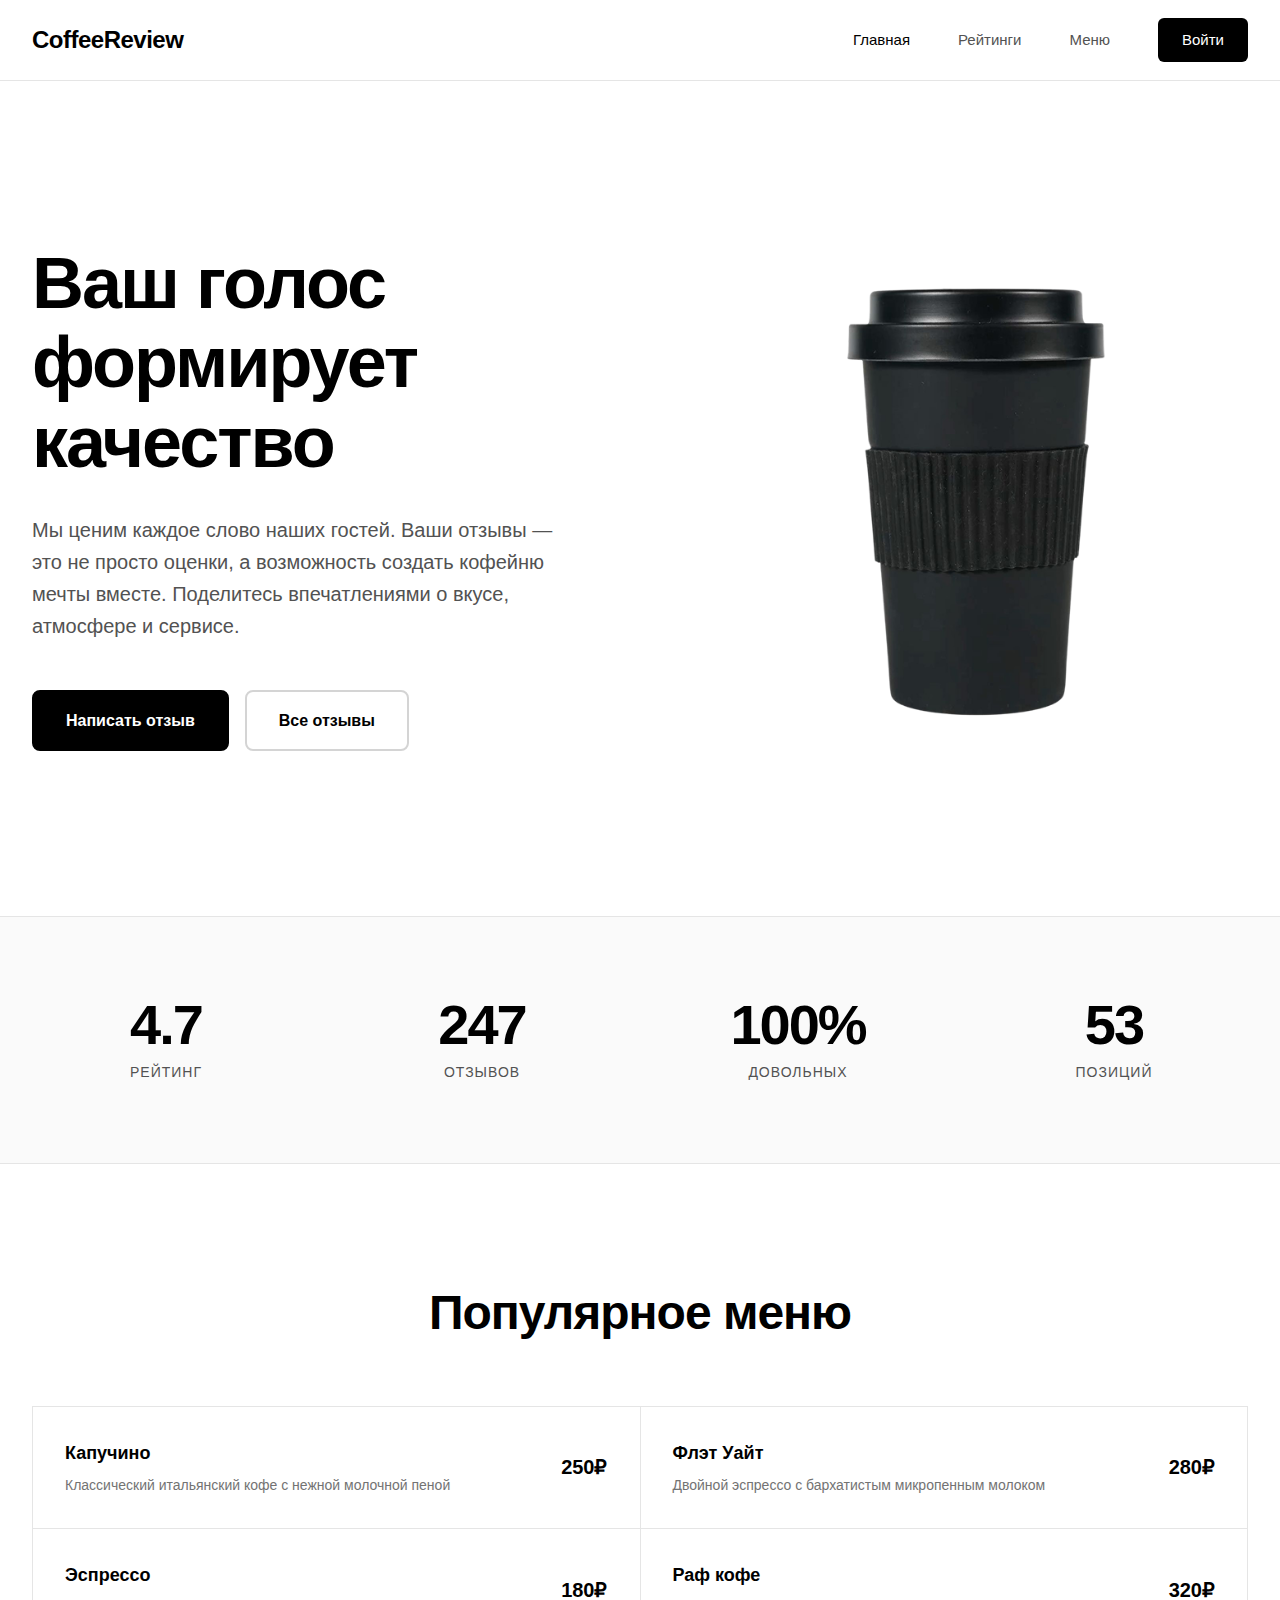
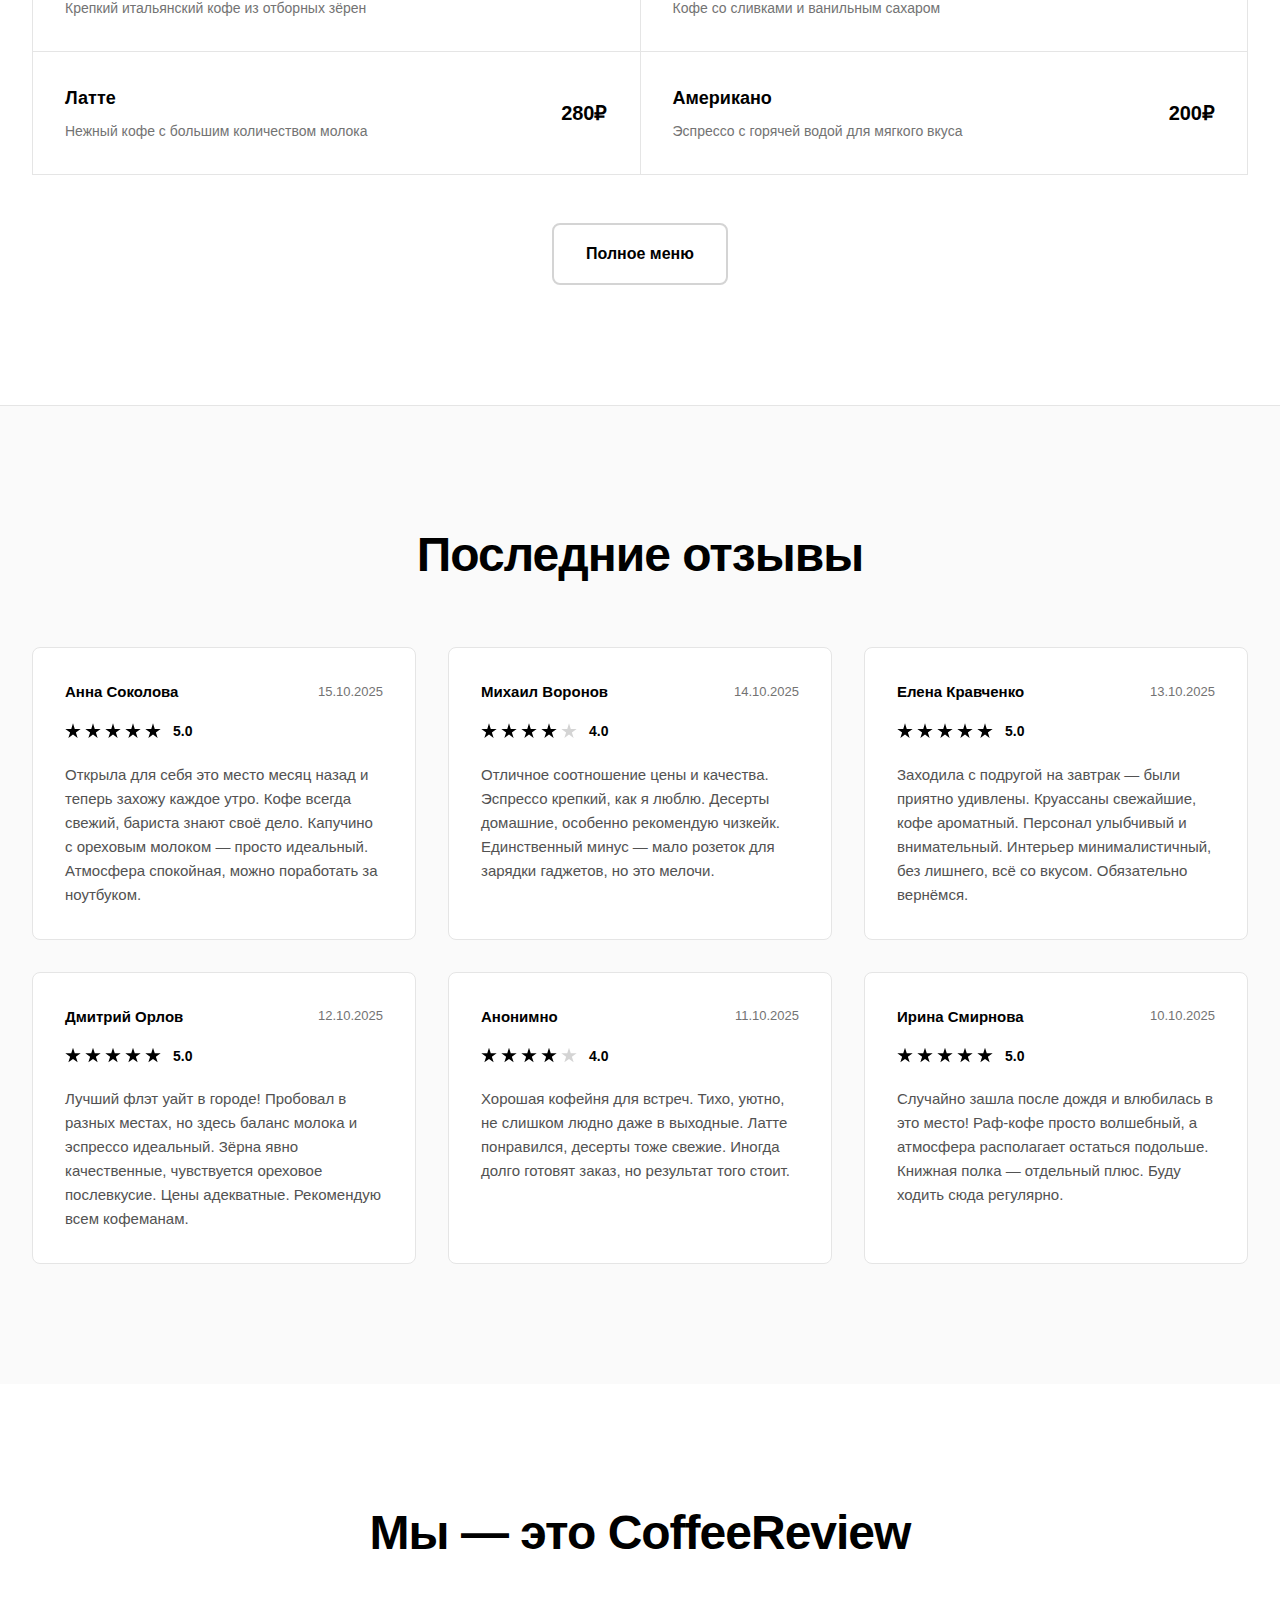
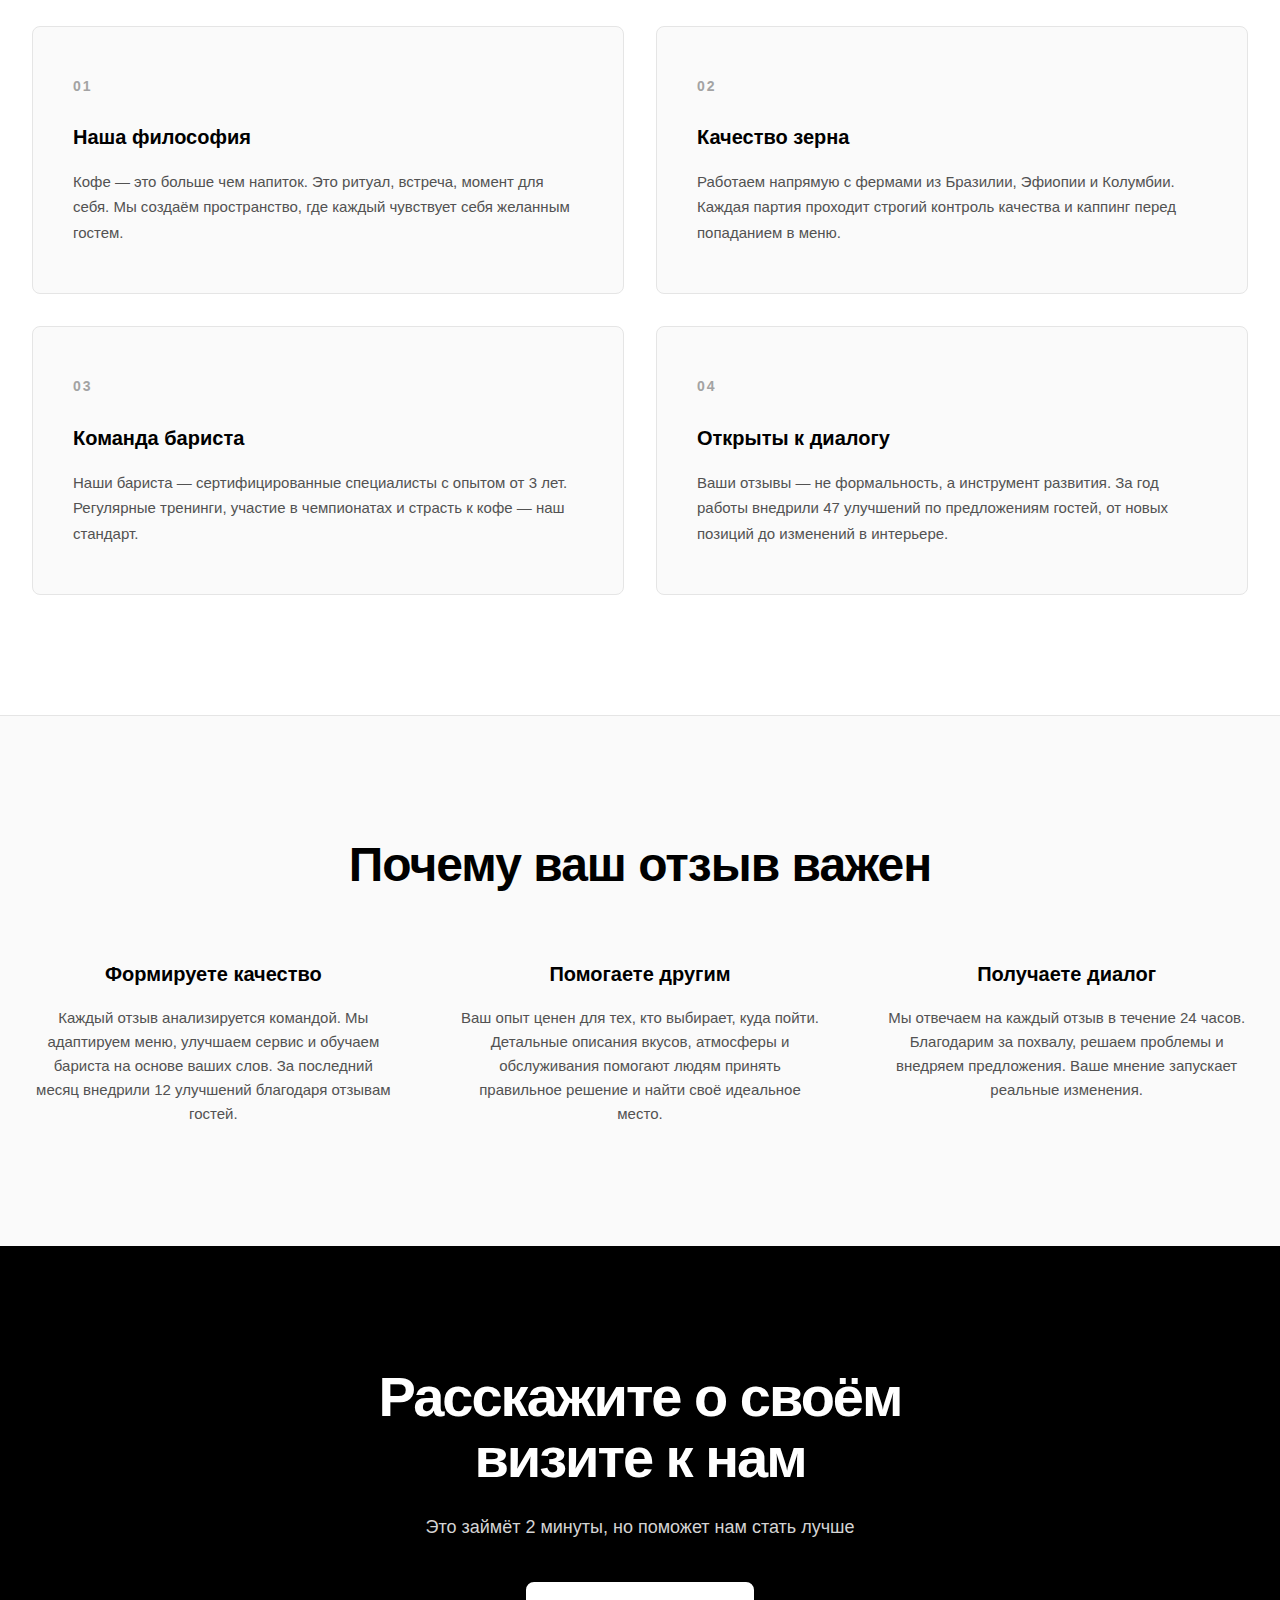
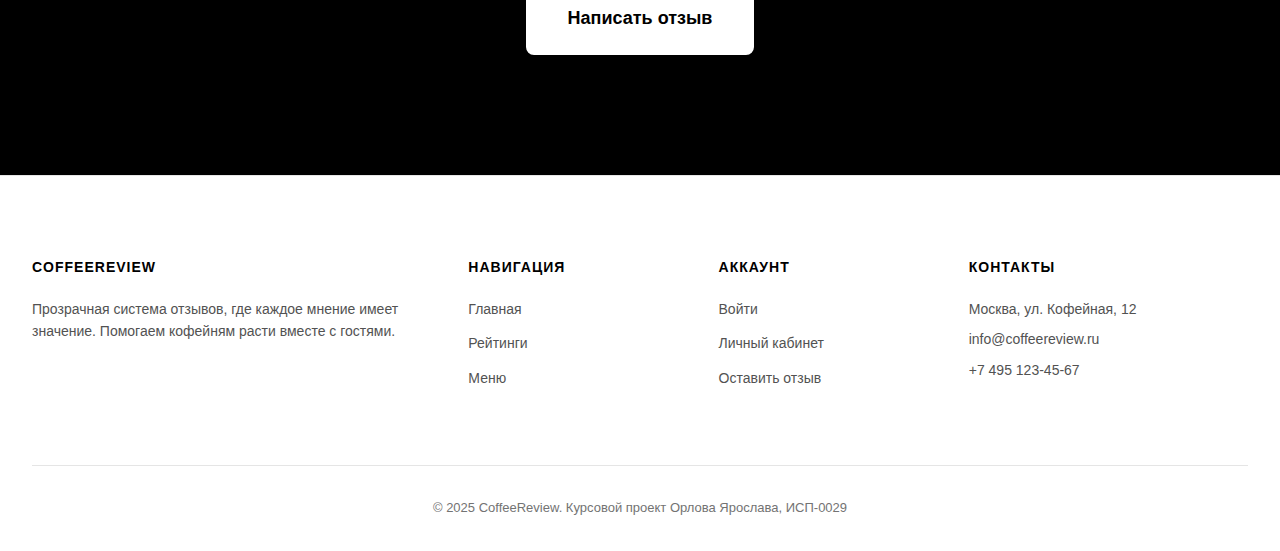
<file: index.html>
<!DOCTYPE html>
<html lang="ru">
<head>
    <meta charset="UTF-8">
    <meta name="viewport" content="width=device-width, initial-scale=1.0">
    <title>CoffeeReview — Система отзывов</title>
    <link rel="stylesheet" href="css/styles.css">
</head>
<body>
    <header class="header">
        <div class="container">
            <nav class="nav">
                <a href="index.html" class="logo">CoffeeReview</a>
                <div class="nav-menu" id="navMenu">
                    <a href="index.html" class="nav-item active">Главная</a>
                    <a href="pages/ratings.html" class="nav-item">Рейтинги</a>
                    <a href="pages/menu.html" class="nav-item">Меню</a>
                    <a href="pages/auth.html" class="nav-item nav-btn">Войти</a>
                </div>
                <button class="burger" id="burger" aria-label="Меню">
                    <span></span>
                    <span></span>
                </button>
            </nav>
        </div>
    </header>

    <main>
        <section class="hero">
            <div class="container">
                <div class="hero-wrapper">
                    <div class="hero-content">
                        <h1 class="hero-title">Ваш голос<br>формирует качество</h1>
                        <p class="hero-text">Мы ценим каждое слово наших гостей. Ваши отзывы — это не просто оценки, а возможность создать кофейню мечты вместе. Поделитесь впечатлениями о вкусе, атмосфере и сервисе.</p>
                        <div class="hero-actions">
                            <a href="pages/review.html" class="btn btn-primary">Написать отзыв</a>
                            <a href="pages/ratings.html" class="btn btn-outline">Все отзывы</a>
                        </div>
                    </div>
                    <div class="hero-image">
                        <img src="img/stakan 2.png" alt="Coffee Cup">
                    </div>
                </div>
            </div>
        </section>

        <section class="stats">
            <div class="container">
                <div class="stats-grid">
                    <div class="stat-item">
                        <div class="stat-number" id="avgRating">4.8</div>
                        <div class="stat-label">Рейтинг</div>
                    </div>
                    <div class="stat-item">
                        <div class="stat-number" id="totalReviews">247</div>
                        <div class="stat-label">Отзывов</div>
                    </div>
                    <div class="stat-item">
                        <div class="stat-number" id="happyClients">94%</div>
                        <div class="stat-label">Довольных</div>
                    </div>
                    <div class="stat-item">
                        <div class="stat-number" id="menuItems">38</div>
                        <div class="stat-label">Позиций</div>
                    </div>
                </div>
            </div>
        </section>

        <section class="menu-preview">
            <div class="container">
                <h2 class="section-title">Популярное меню</h2>
                <div class="menu-grid">
                    <div class="menu-item">
                        <div class="menu-info">
                            <h3 class="menu-name">Капучино</h3>
                            <p class="menu-desc">Классический итальянский кофе с нежной молочной пеной</p>
                        </div>
                        <div class="menu-price">250₽</div>
                    </div>
                    <div class="menu-item">
                        <div class="menu-info">
                            <h3 class="menu-name">Флэт Уайт</h3>
                            <p class="menu-desc">Двойной эспрессо с бархатистым микропенным молоком</p>
                        </div>
                        <div class="menu-price">280₽</div>
                    </div>
                    <div class="menu-item">
                        <div class="menu-info">
                            <h3 class="menu-name">Эспрессо</h3>
                            <p class="menu-desc">Крепкий итальянский кофе из отборных зёрен</p>
                        </div>
                        <div class="menu-price">180₽</div>
                    </div>
                    <div class="menu-item">
                        <div class="menu-info">
                            <h3 class="menu-name">Раф кофе</h3>
                            <p class="menu-desc">Кофе со сливками и ванильным сахаром</p>
                        </div>
                        <div class="menu-price">320₽</div>
                    </div>
                    <div class="menu-item">
                        <div class="menu-info">
                            <h3 class="menu-name">Латте</h3>
                            <p class="menu-desc">Нежный кофе с большим количеством молока</p>
                        </div>
                        <div class="menu-price">280₽</div>
                    </div>
                    <div class="menu-item">
                        <div class="menu-info">
                            <h3 class="menu-name">Американо</h3>
                            <p class="menu-desc">Эспрессо с горячей водой для мягкого вкуса</p>
                        </div>
                        <div class="menu-price">200₽</div>
                    </div>
                </div>
                <div class="menu-footer">
                    <a href="pages/menu.html" class="btn btn-outline">Полное меню</a>
                </div>
            </div>
        </section>

        <section class="reviews">
            <div class="container">
                <h2 class="section-title">Последние отзывы</h2>
                <div class="reviews-list">
                    <article class="review-item">
                        <div class="review-meta">
                            <span class="review-author">Анна Соколова</span>
                            <span class="review-date">15.10.2025</span>
                        </div>
                        <div class="review-rating">
                            <div class="stars">
                                <span class="star active"></span>
                                <span class="star active"></span>
                                <span class="star active"></span>
                                <span class="star active"></span>
                                <span class="star active"></span>
                            </div>
                            <span class="rating-num">5.0</span>
                        </div>
                        <p class="review-content">Открыла для себя это место месяц назад и теперь захожу каждое утро. Кофе всегда свежий, бариста знают своё дело. Капучино с ореховым молоком — просто идеальный. Атмосфера спокойная, можно поработать за ноутбуком.</p>
                    </article>

                    <article class="review-item">
                        <div class="review-meta">
                            <span class="review-author">Михаил Воронов</span>
                            <span class="review-date">14.10.2025</span>
                        </div>
                        <div class="review-rating">
                            <div class="stars">
                                <span class="star active"></span>
                                <span class="star active"></span>
                                <span class="star active"></span>
                                <span class="star active"></span>
                                <span class="star"></span>
                            </div>
                            <span class="rating-num">4.0</span>
                        </div>
                        <p class="review-content">Отличное соотношение цены и качества. Эспрессо крепкий, как я люблю. Десерты домашние, особенно рекомендую чизкейк. Единственный минус — мало розеток для зарядки гаджетов, но это мелочи.</p>
                    </article>

                    <article class="review-item">
                        <div class="review-meta">
                            <span class="review-author">Елена Кравченко</span>
                            <span class="review-date">13.10.2025</span>
                        </div>
                        <div class="review-rating">
                            <div class="stars">
                                <span class="star active"></span>
                                <span class="star active"></span>
                                <span class="star active"></span>
                                <span class="star active"></span>
                                <span class="star active"></span>
                            </div>
                            <span class="rating-num">5.0</span>
                        </div>
                        <p class="review-content">Заходила с подругой на завтрак — были приятно удивлены. Круассаны свежайшие, кофе ароматный. Персонал улыбчивый и внимательный. Интерьер минималистичный, без лишнего, всё со вкусом. Обязательно вернёмся.</p>
                    </article>

                    <article class="review-item">
                        <div class="review-meta">
                            <span class="review-author">Дмитрий Орлов</span>
                            <span class="review-date">12.10.2025</span>
                        </div>
                        <div class="review-rating">
                            <div class="stars">
                                <span class="star active"></span>
                                <span class="star active"></span>
                                <span class="star active"></span>
                                <span class="star active"></span>
                                <span class="star active"></span>
                            </div>
                            <span class="rating-num">5.0</span>
                        </div>
                        <p class="review-content">Лучший флэт уайт в городе! Пробовал в разных местах, но здесь баланс молока и эспрессо идеальный. Зёрна явно качественные, чувствуется ореховое послевкусие. Цены адекватные. Рекомендую всем кофеманам.</p>
                    </article>

                    <article class="review-item">
                        <div class="review-meta">
                            <span class="review-author">Анонимно</span>
                            <span class="review-date">11.10.2025</span>
                        </div>
                        <div class="review-rating">
                            <div class="stars">
                                <span class="star active"></span>
                                <span class="star active"></span>
                                <span class="star active"></span>
                                <span class="star active"></span>
                                <span class="star"></span>
                            </div>
                            <span class="rating-num">4.0</span>
                        </div>
                        <p class="review-content">Хорошая кофейня для встреч. Тихо, уютно, не слишком людно даже в выходные. Латте понравился, десерты тоже свежие. Иногда долго готовят заказ, но результат того стоит.</p>
                    </article>

                    <article class="review-item">
                        <div class="review-meta">
                            <span class="review-author">Ирина Смирнова</span>
                            <span class="review-date">10.10.2025</span>
                        </div>
                        <div class="review-rating">
                            <div class="stars">
                                <span class="star active"></span>
                                <span class="star active"></span>
                                <span class="star active"></span>
                                <span class="star active"></span>
                                <span class="star active"></span>
                            </div>
                            <span class="rating-num">5.0</span>
                        </div>
                        <p class="review-content">Случайно зашла после дождя и влюбилась в это место! Раф-кофе просто волшебный, а атмосфера располагает остаться подольше. Книжная полка — отдельный плюс. Буду ходить сюда регулярно.</p>
                    </article>
                </div>
            </div>
        </section>

        <section class="about-preview">
            <div class="container">
                <h2 class="section-title">Мы — это CoffeeReview</h2>
                <div class="about-grid">
                    <div class="about-card">
                        <div class="about-number">01</div>
                        <h3 class="about-card-title">Наша философия</h3>
                        <p class="about-card-text">Кофе — это больше чем напиток. Это ритуал, встреча, момент для себя. Мы создаём пространство, где каждый чувствует себя желанным гостем.</p>
                    </div>
                    <div class="about-card">
                        <div class="about-number">02</div>
                        <h3 class="about-card-title">Качество зерна</h3>
                        <p class="about-card-text">Работаем напрямую с фермами из Бразилии, Эфиопии и Колумбии. Каждая партия проходит строгий контроль качества и каппинг перед попаданием в меню.</p>
                    </div>
                    <div class="about-card">
                        <div class="about-number">03</div>
                        <h3 class="about-card-title">Команда бариста</h3>
                        <p class="about-card-text">Наши бариста — сертифицированные специалисты с опытом от 3 лет. Регулярные тренинги, участие в чемпионатах и страсть к кофе — наш стандарт.</p>
                    </div>
                    <div class="about-card">
                        <div class="about-number">04</div>
                        <h3 class="about-card-title">Открыты к диалогу</h3>
                        <p class="about-card-text">Ваши отзывы — не формальность, а инструмент развития. За год работы внедрили 47 улучшений по предложениям гостей, от новых позиций до изменений в интерьере.</p>
                    </div>
                </div>
            </div>
        </section>

        <section class="features">
            <div class="container">
                <h2 class="section-title">Почему ваш отзыв важен</h2>
                <div class="features-grid">
                    <div class="feature-item">
                        <h3 class="feature-title">Формируете качество</h3>
                        <p class="feature-text">Каждый отзыв анализируется командой. Мы адаптируем меню, улучшаем сервис и обучаем бариста на основе ваших слов. За последний месяц внедрили 12 улучшений благодаря отзывам гостей.</p>
                    </div>
                    <div class="feature-item">
                        <h3 class="feature-title">Помогаете другим</h3>
                        <p class="feature-text">Ваш опыт ценен для тех, кто выбирает, куда пойти. Детальные описания вкусов, атмосферы и обслуживания помогают людям принять правильное решение и найти своё идеальное место.</p>
                    </div>
                    <div class="feature-item">
                        <h3 class="feature-title">Получаете диалог</h3>
                        <p class="feature-text">Мы отвечаем на каждый отзыв в течение 24 часов. Благодарим за похвалу, решаем проблемы и внедряем предложения. Ваше мнение запускает реальные изменения.</p>
                    </div>
                </div>
            </div>
        </section>

        <section class="cta">
            <div class="container">
                <div class="cta-content">
                    <h2 class="cta-title">Расскажите о своём<br>визите к нам</h2>
                    <p class="cta-description">Это займёт 2 минуты, но поможет нам стать лучше</p>
                    <a href="pages/review.html" class="btn btn-large">Написать отзыв</a>
                </div>
            </div>
        </section>
    </main>

    <footer class="footer">
        <div class="container">
            <div class="footer-grid">
                <div class="footer-col">
                    <h4 class="footer-title">CoffeeReview</h4>
                    <p class="footer-text">Прозрачная система отзывов, где каждое мнение имеет значение. Помогаем кофейням расти вместе с гостями.</p>
                </div>
                <div class="footer-col">
                    <h4 class="footer-title">Навигация</h4>
                    <a href="index.html" class="footer-link">Главная</a>
                    <a href="pages/ratings.html" class="footer-link">Рейтинги</a>
                    <a href="pages/menu.html" class="footer-link">Меню</a>
                </div>
                <div class="footer-col">
                    <h4 class="footer-title">Аккаунт</h4>
                    <a href="pages/auth.html" class="footer-link">Войти</a>
                    <a href="pages/profile.html" class="footer-link">Личный кабинет</a>
                    <a href="pages/review.html" class="footer-link">Оставить отзыв</a>
                </div>
                <div class="footer-col">
                    <h4 class="footer-title">Контакты</h4>
                    <p class="footer-text">Москва, ул. Кофейная, 12</p>
                    <p class="footer-text">info@coffeereview.ru</p>
                    <p class="footer-text">+7 495 123-45-67</p>
                </div>
            </div>
            <div class="footer-bottom">
                <p>&copy; 2025 CoffeeReview. Курсовой проект Орлова Ярослава, ИСП-0029</p>
            </div>
        </div>
    </footer>

    <script src="js/database.js"></script>
    <script src="js/script.js"></script>
</body>
</html>
</file>
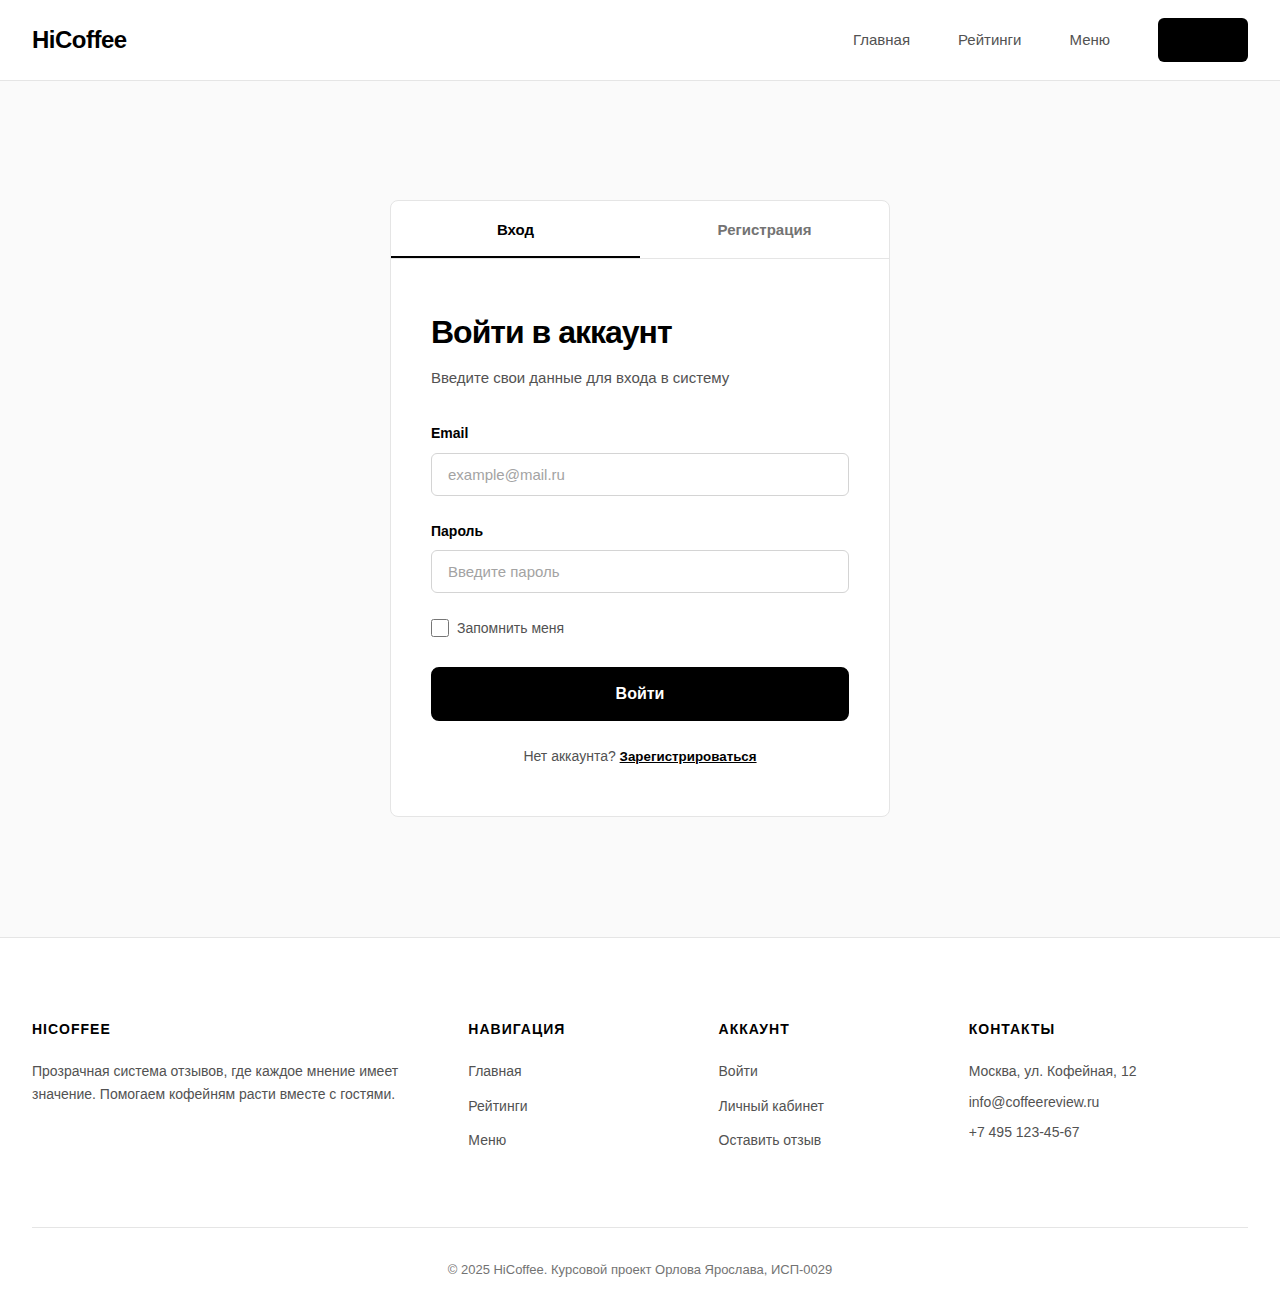
<file: pages/admin.html>
<!DOCTYPE html>
<html lang="ru">
<head>
    <meta charset="UTF-8">
    <meta name="viewport" content="width=device-width, initial-scale=1.0">
    <title>Админ панель — CoffeeReview</title>
    <link rel="stylesheet" href="../css/styles.css">
    <link rel="stylesheet" href="../css/admin-styles.css">
</head>
<body>
    <header class="header">
        <div class="container">
            <nav class="nav">
                <a href="../index.html" class="logo">CoffeeReview Admin</a>
                <div class="nav-menu" id="navMenu">
                    <a href="../index.html" class="nav-item">На сайт</a>
                    <a href="admin.html" class="nav-item active">Админ панель</a>
                    <button class="nav-item nav-btn" id="adminLogoutBtn">Выйти</button>
                </div>
                <button class="burger" id="burger" aria-label="Меню">
                    <span></span>
                    <span></span>
                </button>
            </nav>
        </div>
    </header>

    <main>
        <section class="admin-section">
            <div class="container">
                <div class="admin-header">
                    <h1 class="admin-title">Панель администратора</h1>
                    <p class="admin-subtitle" id="adminName">Администратор Системы</p>
                </div>

                <div class="admin-stats-grid">
                    <div class="admin-stat-card">
                        <div class="admin-stat-value" id="totalReviewsCount">0</div>
                        <div class="admin-stat-label">Всего отзывов</div>
                    </div>
                    <div class="admin-stat-card">
                        <div class="admin-stat-value" id="pendingCount">0</div>
                        <div class="admin-stat-label">На модерации</div>
                    </div>
                    <div class="admin-stat-card">
                        <div class="admin-stat-value" id="approvedCount">0</div>
                        <div class="admin-stat-label">Одобрено</div>
                    </div>
                    <div class="admin-stat-card">
                        <div class="admin-stat-value" id="rejectedCount">0</div>
                        <div class="admin-stat-label">Отклонено</div>
                    </div>
                </div>

                <div class="admin-content">
                    <div class="admin-tabs">
                        <button class="admin-tab active" data-tab="reviews">Модерация отзывов</button>
                        <button class="admin-tab" data-tab="menu">Управление меню</button>
                        <button class="admin-tab" data-tab="users">Пользователи</button>
                    </div>

                    <div class="admin-tab-content" id="reviewsTab">
                        <div class="admin-controls">
                            <h2 class="admin-section-title">Отзывы на модерации</h2>
                            <div class="admin-filter-buttons">
                                <button class="filter-btn active" data-status="pending">На модерации</button>
                                <button class="filter-btn" data-status="approved">Одобренные</button>
                                <button class="filter-btn" data-status="rejected">Отклонённые</button>
                                <button class="filter-btn" data-status="all">Все</button>
                            </div>
                        </div>

                        <div class="admin-reviews-list" id="adminReviewsList"></div>
                    </div>

                    <div class="admin-tab-content hidden" id="menuTab">
                        <div class="admin-controls">
                            <h2 class="admin-section-title">Управление меню</h2>
                            <button class="btn btn-primary" id="addMenuItemBtn">Добавить позицию</button>
                        </div>

                        <div class="admin-menu-list" id="adminMenuList"></div>
                    </div>

                    <div class="admin-tab-content hidden" id="usersTab">
                        <h2 class="admin-section-title">Пользователи системы</h2>
                        <div class="admin-users-list" id="adminUsersList"></div>
                    </div>
                </div>
            </div>
        </section>
    </main>

    <div class="modal hidden" id="replyModal">
        <div class="modal-overlay" onclick="closeModal('replyModal')"></div>
        <div class="modal-content">
            <div class="modal-header">
                <h3 class="modal-title">Ответить на отзыв</h3>
                <button class="modal-close" onclick="closeModal('replyModal')">✕</button>
            </div>
            <div class="modal-body">
                <div class="form-group">
                    <label for="replyText" class="form-label">Текст ответа</label>
                    <textarea id="replyText" class="form-textarea" rows="4" placeholder="Напишите ответ..."></textarea>
                </div>
            </div>
            <div class="modal-footer">
                <button class="btn btn-outline" onclick="closeModal('replyModal')">Отмена</button>
                <button class="btn btn-primary" id="submitReplyBtn">Отправить</button>
            </div>
        </div>
    </div>

    <div class="modal hidden" id="rejectModal">
        <div class="modal-overlay" onclick="closeModal('rejectModal')"></div>
        <div class="modal-content">
            <div class="modal-header">
                <h3 class="modal-title">Отклонить отзыв</h3>
                <button class="modal-close" onclick="closeModal('rejectModal')">✕</button>
            </div>
            <div class="modal-body">
                <div class="form-group">
                    <label for="rejectReason" class="form-label">Причина отклонения</label>
                    <textarea id="rejectReason" class="form-textarea" rows="3" placeholder="Укажите причину..." required></textarea>
                </div>
            </div>
            <div class="modal-footer">
                <button class="btn btn-outline" onclick="closeModal('rejectModal')">Отмена</button>
                <button class="btn btn-primary" id="submitRejectBtn">Отклонить</button>
            </div>
        </div>
    </div>

    <div class="modal hidden" id="menuModal">
        <div class="modal-overlay" onclick="closeModal('menuModal')"></div>
        <div class="modal-content modal-large">
            <div class="modal-header">
                <h3 class="modal-title" id="menuModalTitle">Добавить позицию</h3>
                <button class="modal-close" onclick="closeModal('menuModal')">✕</button>
            </div>
            <div class="modal-body">
                <form id="menuItemForm">
                    <div class="form-group">
                        <label for="menuItemName" class="form-label">Название</label>
                        <input type="text" id="menuItemName" class="form-input" required maxlength="100">
                    </div>
                    <div class="form-group">
                        <label for="menuItemDesc" class="form-label">Описание</label>
                        <textarea id="menuItemDesc" class="form-textarea" rows="3" maxlength="500"></textarea>
                    </div>
                    <div class="form-group">
                        <label for="menuItemCategory" class="form-label">Категория</label>
                        <select id="menuItemCategory" class="form-select" required>
                            <option value="кофе">Кофе</option>
                            <option value="чай">Чай</option>
                            <option value="холодные напитки">Холодные напитки</option>
                            <option value="десерты">Десерты</option>
                            <option value="выпечка">Выпечка</option>
                        </select>
                    </div>
                    <div class="form-group">
                        <label for="menuItemPrice" class="form-label">Цена (₽)</label>
                        <input type="number" id="menuItemPrice" class="form-input" required min="0">
                    </div>
                    <div class="form-checkbox">
                        <input type="checkbox" id="menuItemActive" class="checkbox-input" checked>
                        <label for="menuItemActive" class="checkbox-label">Активно (отображается в меню)</label>
                    </div>
                </form>
            </div>
            <div class="modal-footer">
                <button class="btn btn-outline" onclick="closeModal('menuModal')">Отмена</button>
                <button class="btn btn-primary" id="saveMenuItemBtn">Сохранить</button>
            </div>
        </div>
    </div>

    <script src="../js/script.js"></script>
    <script src="../js/admin.js"></script>
</body>
</html>
</file>
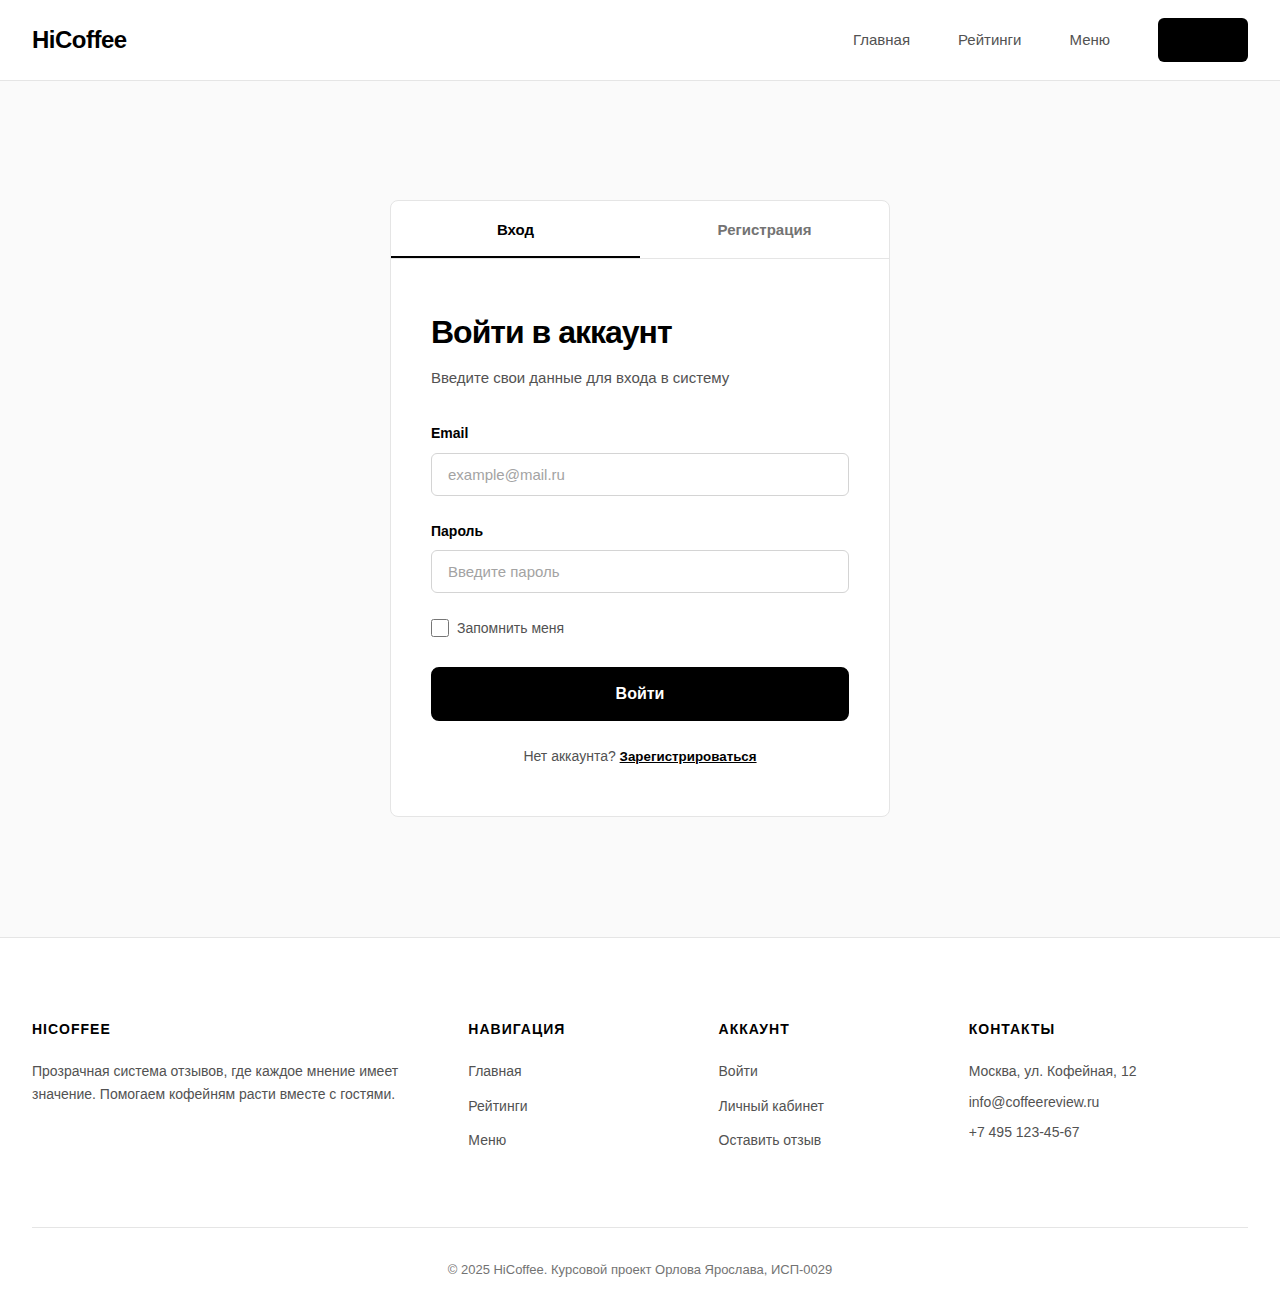
<file: pages/auth.html>
<!DOCTYPE html>
<html lang="ru">
<head>
    <meta charset="UTF-8">
    <meta name="viewport" content="width=device-width, initial-scale=1.0">
    <title>Вход и регистрация — HiCoffee</title>
    <link rel="stylesheet" href="../css/styles.css">
</head>
<body>
    <header class="header">
        <div class="container">
            <nav class="nav">
                <a href="../index.html" class="logo">HiCoffee</a>
                <div class="nav-menu" id="navMenu">
                    <a href="../index.html" class="nav-item">Главная</a>
                    <a href="ratings.html" class="nav-item">Рейтинги</a>
                    <a href="menu.html" class="nav-item">Меню</a>
                    <a href="auth.html" class="nav-item nav-btn active">Войти</a>
                </div>
                <button class="burger" id="burger" aria-label="Меню">
                    <span></span>
                    <span></span>
                </button>
            </nav>
        </div>
    </header>

    <main>
        <section class="auth-section">
            <div class="container">
                <div class="auth-wrapper">
                    <div class="auth-tabs">
                        <button class="auth-tab active" data-tab="login">Вход</button>
                        <button class="auth-tab" data-tab="register">Регистрация</button>
                    </div>

                    <div class="auth-form-container" id="loginForm">
                        <h1 class="auth-title">Войти в аккаунт</h1>
                        <p class="auth-subtitle">Введите свои данные для входа в систему</p>

                        <form class="auth-form" id="loginFormElement">
                            <div class="form-group">
                                <label for="loginEmail" class="form-label">Email</label>
                                <input type="email" id="loginEmail" class="form-input" placeholder="example@mail.ru" required>
                            </div>

                            <div class="form-group">
                                <label for="loginPassword" class="form-label">Пароль</label>
                                <input type="password" id="loginPassword" class="form-input" placeholder="Введите пароль" required>
                            </div>

                            <div class="form-checkbox">
                                <input type="checkbox" id="rememberMe" class="checkbox-input">
                                <label for="rememberMe" class="checkbox-label">Запомнить меня</label>
                            </div>

                            <div class="auth-error" id="loginError"></div>

                            <button type="submit" class="btn btn-primary btn-full">Войти</button>
                        </form>

                        <div class="auth-footer">
                            <p>Нет аккаунта? <button class="auth-link" data-tab="register">Зарегистрироваться</button></p>
                        </div>
                    </div>

                    <div class="auth-form-container hidden" id="registerForm">
                        <h1 class="auth-title">Создать аккаунт</h1>
                        <p class="auth-subtitle">Заполните форму для регистрации в системе</p>

                        <form class="auth-form" id="registerFormElement">
                            <div class="form-group">
                                <label for="registerFirstName" class="form-label">Имя</label>
                                <input type="text" id="registerFirstName" class="form-input" placeholder="Иван" required minlength="2" maxlength="50">
                            </div>

                            <div class="form-group">
                                <label for="registerLastName" class="form-label">Фамилия</label>
                                <input type="text" id="registerLastName" class="form-input" placeholder="Иванов" required minlength="2" maxlength="50">
                            </div>

                            <div class="form-group">
                                <label for="registerEmail" class="form-label">Email</label>
                                <input type="email" id="registerEmail" class="form-input" placeholder="example@mail.ru" required>
                            </div>

                            <div class="form-group">
                                <label for="registerPassword" class="form-label">Пароль</label>
                                <input type="password" id="registerPassword" class="form-input" placeholder="Минимум 8 символов" required minlength="8">
                            </div>

                            <div class="form-group">
                                <label for="registerPasswordConfirm" class="form-label">Подтвердите пароль</label>
                                <input type="password" id="registerPasswordConfirm" class="form-input" placeholder="Повторите пароль" required>
                            </div>

                            <div class="form-checkbox">
                                <input type="checkbox" id="agreeTerms" class="checkbox-input" required>
                                <label for="agreeTerms" class="checkbox-label">Согласен на обработку персональных данных</label>
                            </div>

                            <div class="auth-error" id="registerError"></div>

                            <button type="submit" class="btn btn-primary btn-full">Зарегистрироваться</button>
                        </form>

                        <div class="auth-footer">
                            <p>Уже есть аккаунт? <button class="auth-link" data-tab="login">Войти</button></p>
                        </div>
                    </div>
                </div>
            </div>
        </section>
    </main>

    <footer class="footer">
        <div class="container">
            <div class="footer-grid">
                <div class="footer-col">
                    <h4 class="footer-title">HiCoffee</h4>
                    <p class="footer-text">Прозрачная система отзывов, где каждое мнение имеет значение. Помогаем кофейням расти вместе с гостями.</p>
                </div>
                <div class="footer-col">
                    <h4 class="footer-title">Навигация</h4>
                    <a href="../index.html" class="footer-link">Главная</a>
                    <a href="ratings.html" class="footer-link">Рейтинги</a>
                    <a href="menu.html" class="footer-link">Меню</a>
                </div>
                <div class="footer-col">
                    <h4 class="footer-title">Аккаунт</h4>
                    <a href="auth.html" class="footer-link">Войти</a>
                    <a href="profile.html" class="footer-link">Личный кабинет</a>
                    <a href="review.html" class="footer-link">Оставить отзыв</a>
                </div>
                <div class="footer-col">
                    <h4 class="footer-title">Контакты</h4>
                    <p class="footer-text">Москва, ул. Кофейная, 12</p>
                    <p class="footer-text">info@coffeereview.ru</p>
                    <p class="footer-text">+7 495 123-45-67</p>
                </div>
            </div>
            <div class="footer-bottom">
                <p>&copy; 2025 HiCoffee. Курсовой проект Орлова Ярослава, ИСП-0029</p>
            </div>
        </div>
    </footer>

    <script src="../js/script.js"></script>
    <script src="../js/auth.js"></script>
</body>
</html>
</file>
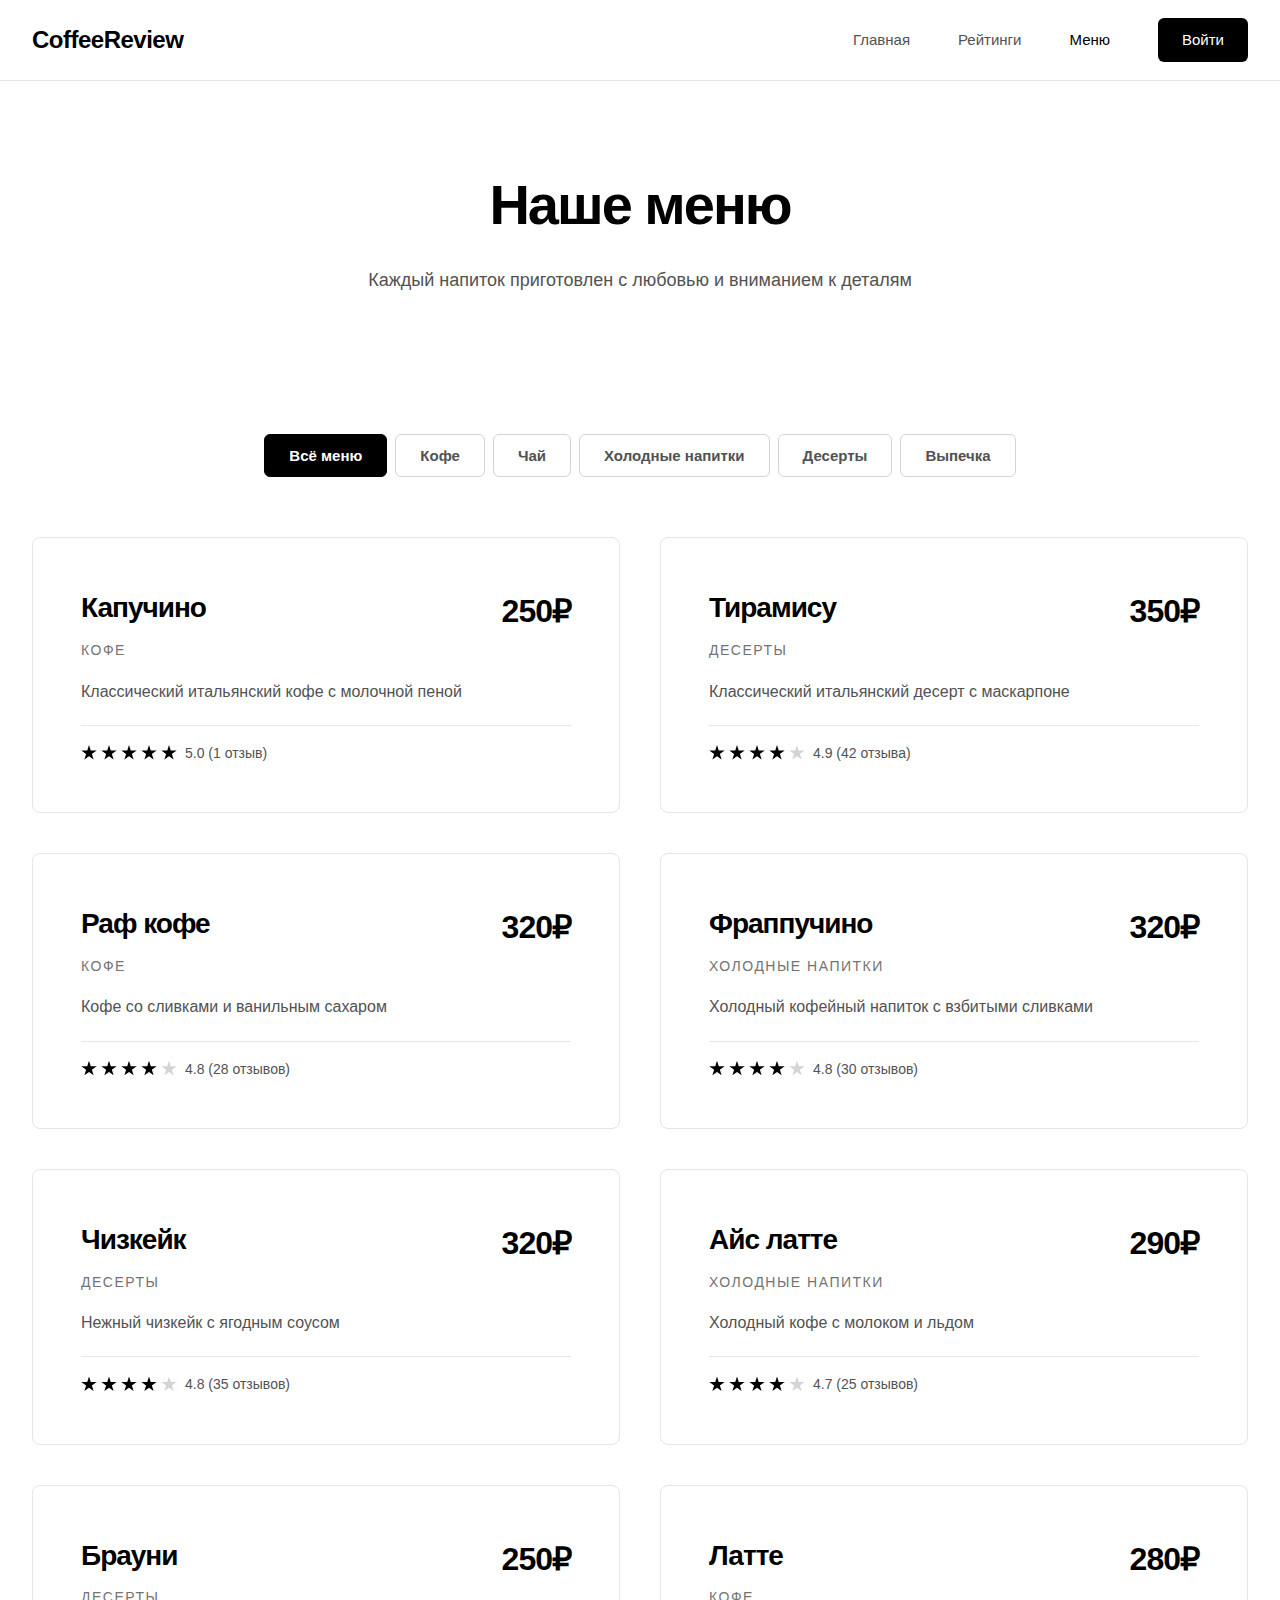
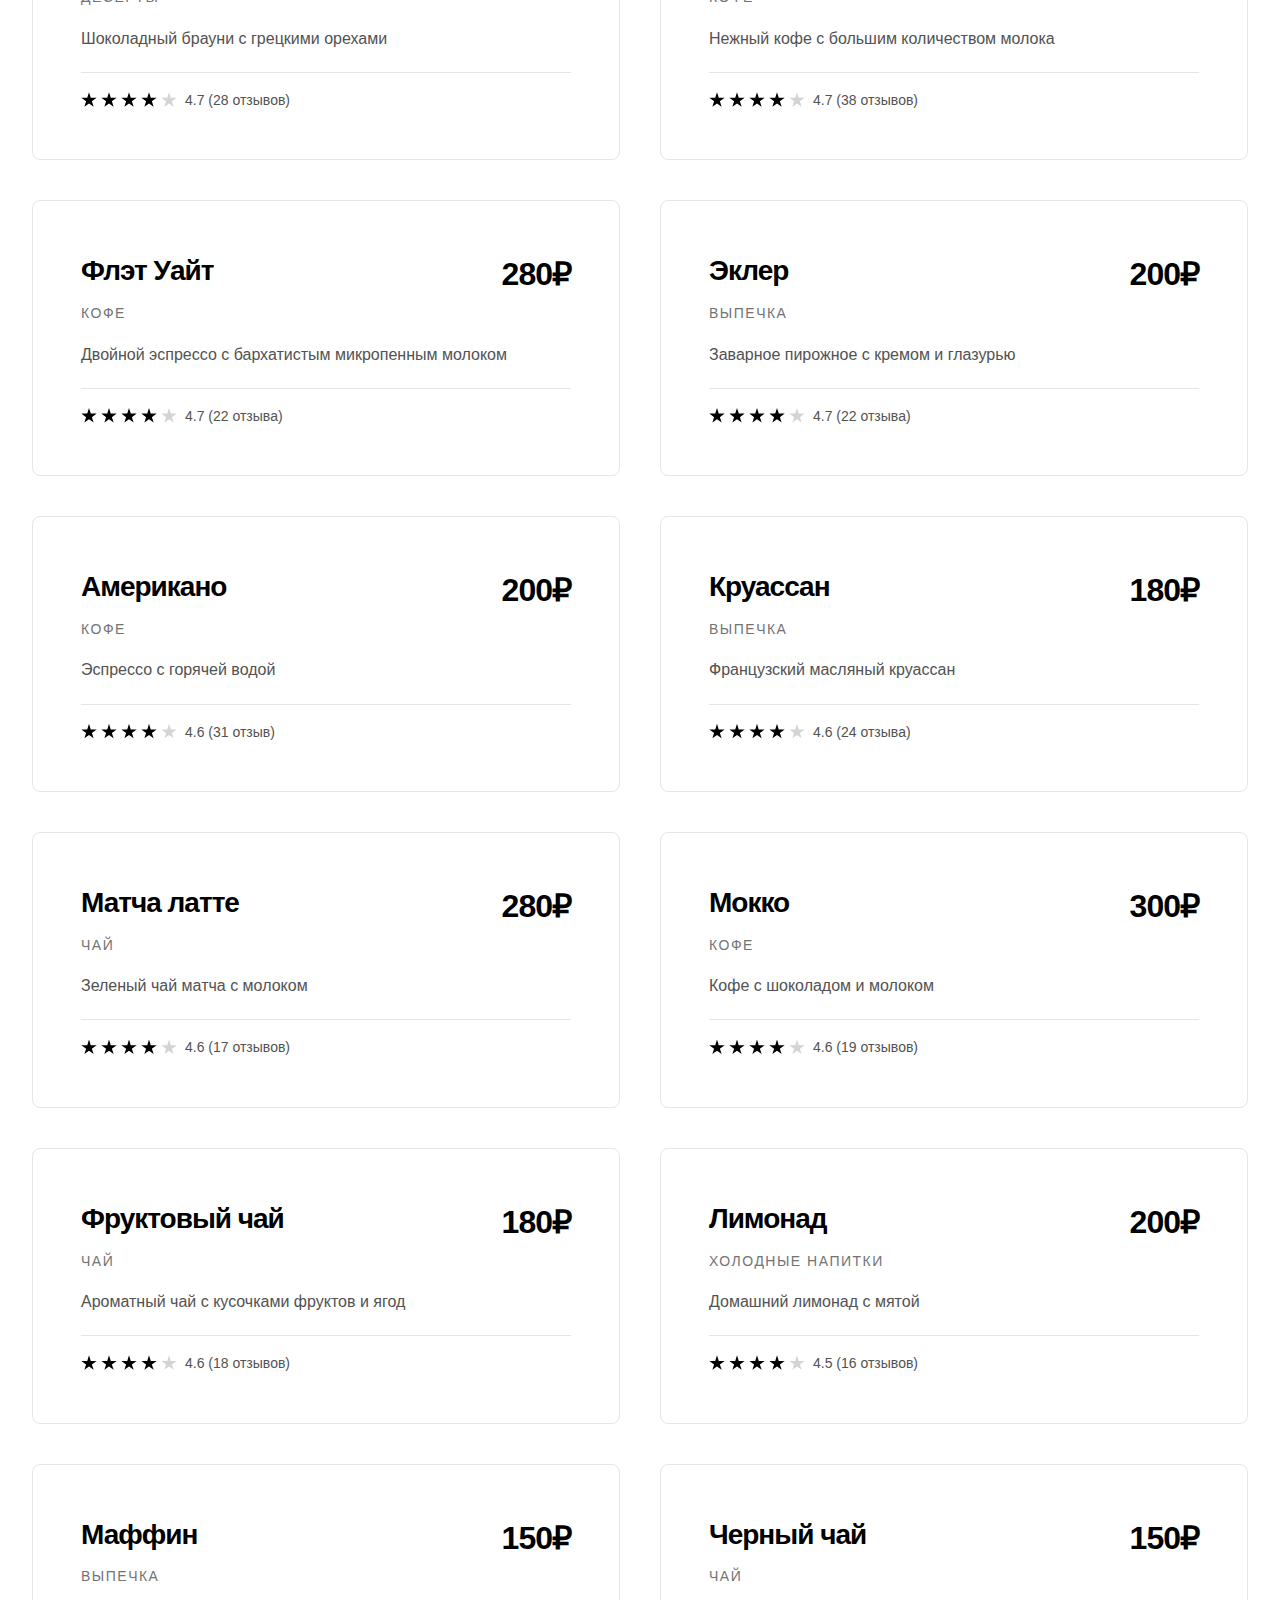
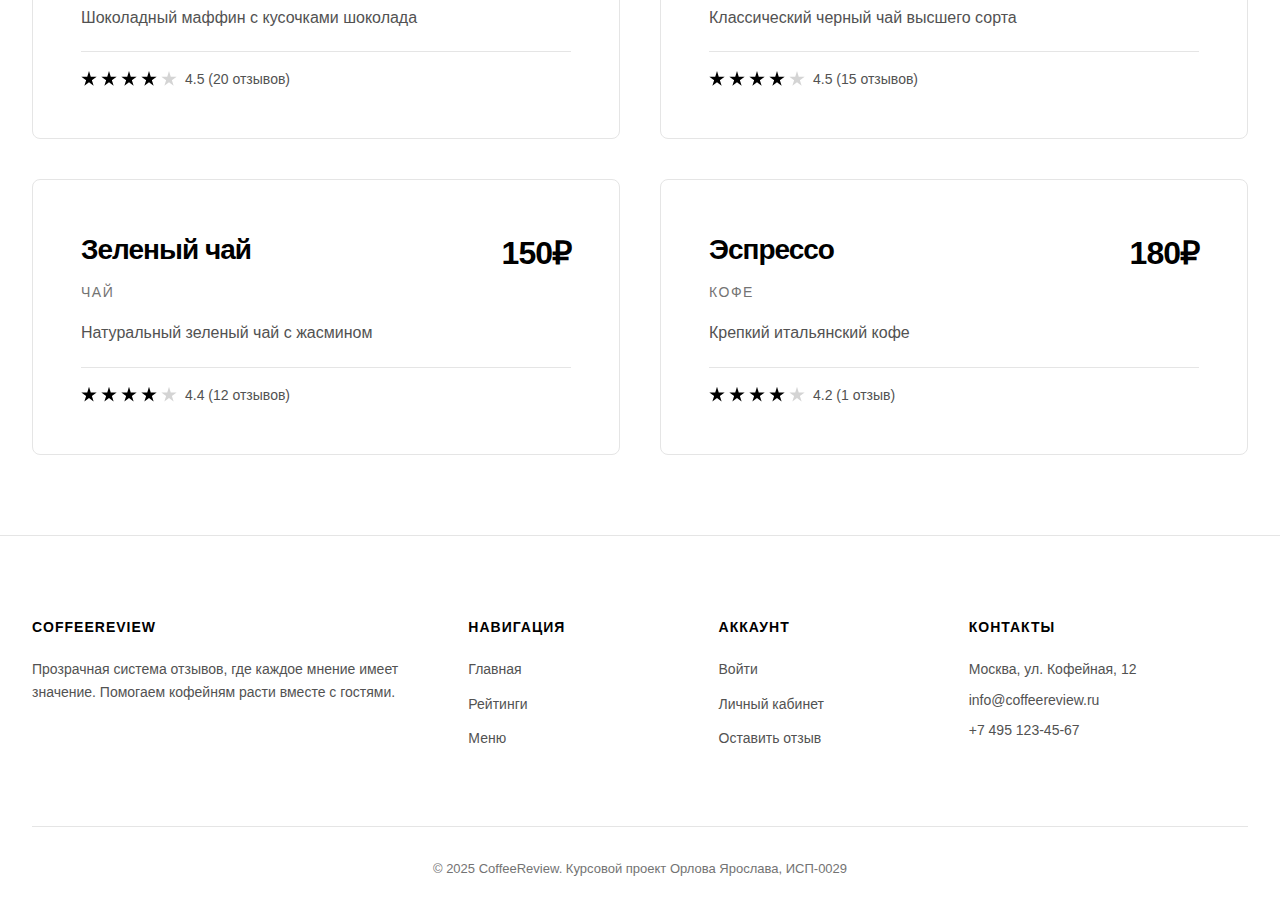
<file: pages/menu.html>
<!DOCTYPE html>
<html lang="ru">
<head>
    <meta charset="UTF-8">
    <meta name="viewport" content="width=device-width, initial-scale=1.0">
    <title>Меню — CoffeeReview</title>
    <link rel="stylesheet" href="../css/styles.css">
</head>
<body>
    <header class="header">
        <div class="container">
            <nav class="nav">
                <a href="../index.html" class="logo">CoffeeReview</a>
                <div class="nav-menu" id="navMenu">
                    <a href="../index.html" class="nav-item">Главная</a>
                    <a href="ratings.html" class="nav-item">Рейтинги</a>
                    <a href="menu.html" class="nav-item active">Меню</a>
                    <a href="auth.html" class="nav-item nav-btn">Войти</a>
                </div>
                <button class="burger" id="burger" aria-label="Меню">
                    <span></span>
                    <span></span>
                </button>
            </nav>
        </div>
    </header>

    <main>
        <section class="menu-hero">
            <div class="container">
                <h1 class="menu-hero-title">Наше меню</h1>
                <p class="menu-hero-text">Каждый напиток приготовлен с любовью и вниманием к деталям</p>
            </div>
        </section>

        <section class="menu-section">
            <div class="container">
                <div class="menu-filters">
                    <button class="menu-filter-btn active" data-category="all">Всё меню</button>
                    <button class="menu-filter-btn" data-category="кофе">Кофе</button>
                    <button class="menu-filter-btn" data-category="чай">Чай</button>
                    <button class="menu-filter-btn" data-category="холодные напитки">Холодные напитки</button>
                    <button class="menu-filter-btn" data-category="десерты">Десерты</button>
                    <button class="menu-filter-btn" data-category="выпечка">Выпечка</button>
                </div>

                <div class="menu-items-grid" id="menuItemsGrid"></div>
            </div>
        </section>
    </main>

    <footer class="footer">
        <div class="container">
            <div class="footer-grid">
                <div class="footer-col">
                    <h4 class="footer-title">CoffeeReview</h4>
                    <p class="footer-text">Прозрачная система отзывов, где каждое мнение имеет значение. Помогаем кофейням расти вместе с гостями.</p>
                </div>
                <div class="footer-col">
                    <h4 class="footer-title">Навигация</h4>
                    <a href="../index.html" class="footer-link">Главная</a>
                    <a href="ratings.html" class="footer-link">Рейтинги</a>
                    <a href="menu.html" class="footer-link">Меню</a>
                </div>
                <div class="footer-col">
                    <h4 class="footer-title">Аккаунт</h4>
                    <a href="auth.html" class="footer-link">Войти</a>
                    <a href="profile.html" class="footer-link">Личный кабинет</a>
                    <a href="review.html" class="footer-link">Оставить отзыв</a>
                </div>
                <div class="footer-col">
                    <h4 class="footer-title">Контакты</h4>
                    <p class="footer-text">Москва, ул. Кофейная, 12</p>
                    <p class="footer-text">info@coffeereview.ru</p>
                    <p class="footer-text">+7 495 123-45-67</p>
                </div>
            </div>
            <div class="footer-bottom">
                <p>&copy; 2025 CoffeeReview. Курсовой проект Орлова Ярослава, ИСП-0029</p>
            </div>
        </div>
    </footer>

    <script src="../js/script.js"></script>
    <script src="../js/menu.js"></script>
</body>
</html>
</file>
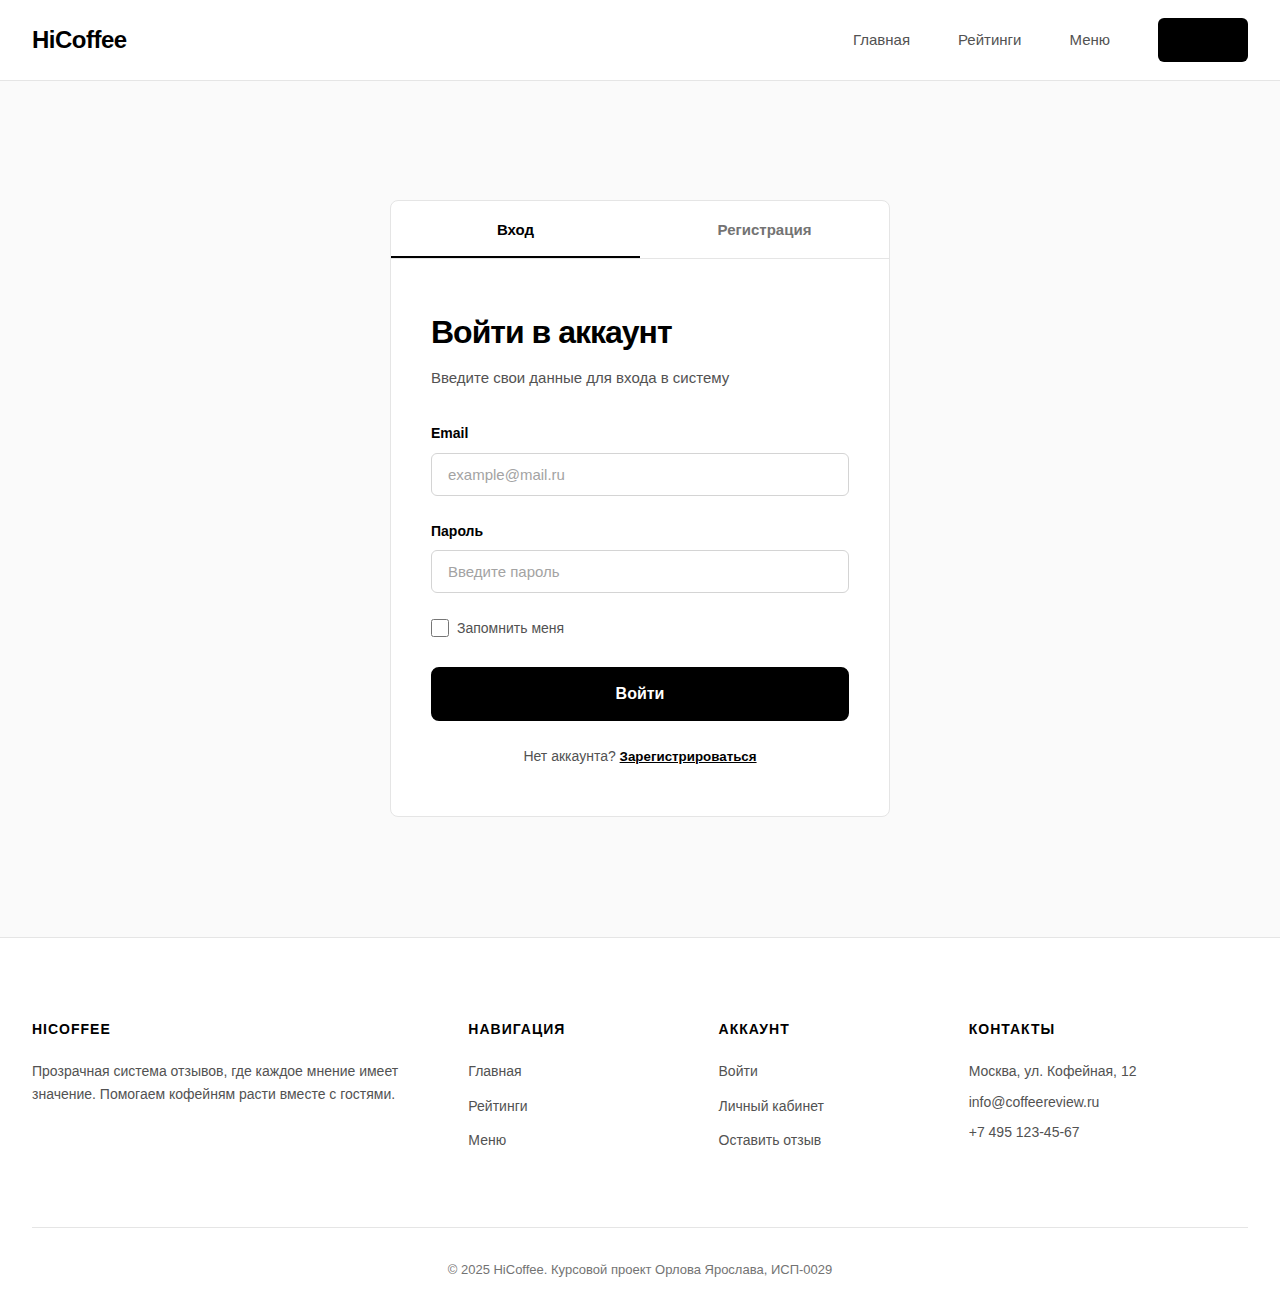
<file: pages/profile.html>
<!DOCTYPE html>
<html lang="ru">
<head>
    <meta charset="UTF-8">
    <meta name="viewport" content="width=device-width, initial-scale=1.0">
    <title>Личный кабинет — HiCoffee</title>
    <link rel="stylesheet" href="../css/styles.css">
</head>
<body>
    <header class="header">
        <div class="container">
            <nav class="nav">
                <a href="../index.html" class="logo">HiCoffee</a>
                <div class="nav-menu" id="navMenu">
                    <a href="../index.html" class="nav-item">Главная</a>
                    <a href="ratings.html" class="nav-item">Рейтинги</a>
                    <a href="menu.html" class="nav-item">Меню</a>
                    <a href="profile.html" class="nav-item nav-btn active">Профиль</a>
                </div>
                <button class="burger" id="burger" aria-label="Меню">
                    <span></span>
                    <span></span>
                </button>
            </nav>
        </div>
    </header>

    <main>
        <section class="profile-section">
            <div class="container">
                <div class="profile-header">
                    <div class="profile-info">
                        <div class="profile-avatar">
                            <span id="avatarInitials">АП</span>
                        </div>
                        <div class="profile-details">
                            <h1 class="profile-name" id="userName">Имя Фамилия</h1>
                            <p class="profile-email" id="userEmail">email@example.com</p>
                            <p class="profile-date">На сайте с <span id="memberSince">01.01.2025</span></p>
                        </div>
                    </div>
                    <div class="profile-actions">
                        <button class="btn btn-outline" id="editProfileBtn">Редактировать</button>
                        <button class="btn btn-outline" id="logoutBtn">Выйти</button>
                    </div>
                </div>

                <div class="profile-stats">
                    <div class="profile-stat">
                        <div class="profile-stat-num" id="totalReviews">0</div>
                        <div class="profile-stat-label">Отзывов</div>
                    </div>
                    <div class="profile-stat">
                        <div class="profile-stat-num" id="avgUserRating">0.0</div>
                        <div class="profile-stat-label">Средняя оценка</div>
                    </div>
                    <div class="profile-stat">
                        <div class="profile-stat-num" id="approvedReviews">0</div>
                        <div class="profile-stat-label">Одобрено</div>
                    </div>
                    <div class="profile-stat">
                        <div class="profile-stat-num" id="pendingReviews">0</div>
                        <div class="profile-stat-label">На модерации</div>
                    </div>
                </div>

                <div class="profile-content">
                    <div class="profile-tabs">
                        <button class="profile-tab active" data-tab="reviews">Мои отзывы</button>
                        <button class="profile-tab" data-tab="settings">Настройки</button>
                    </div>

                    <div class="profile-tab-content" id="reviewsTab">
                        <div class="profile-actions-bar">
                            <h2 class="profile-section-title">Ваши отзывы</h2>
                            <a href="review.html" class="btn btn-primary">Написать отзыв</a>
                        </div>

                        <div class="reviews-filter">
                            <button class="filter-btn active" data-filter="all">Все</button>
                            <button class="filter-btn" data-filter="approved">Одобренные</button>
                            <button class="filter-btn" data-filter="pending">На модерации</button>
                            <button class="filter-btn" data-filter="rejected">Отклоненные</button>
                        </div>

                        <div class="user-reviews-list" id="userReviewsList">
                        </div>
                    </div>

                    <div class="profile-tab-content hidden" id="settingsTab">
                        <h2 class="profile-section-title">Настройки профиля</h2>

                        <form class="settings-form" id="settingsForm">
                            <div class="form-group">
                                <label for="editFirstName" class="form-label">Имя</label>
                                <input type="text" id="editFirstName" class="form-input" required minlength="2" maxlength="50">
                            </div>

                            <div class="form-group">
                                <label for="editLastName" class="form-label">Фамилия</label>
                                <input type="text" id="editLastName" class="form-input" required minlength="2" maxlength="50">
                            </div>

                            <div class="form-group">
                                <label for="editEmail" class="form-label">Email</label>
                                <input type="email" id="editEmail" class="form-input" required>
                            </div>

                            <div class="settings-divider"></div>

                            <h3 class="settings-subtitle">Изменить пароль</h3>

                            <div class="form-group">
                                <label for="currentPassword" class="form-label">Текущий пароль</label>
                                <input type="password" id="currentPassword" class="form-input">
                            </div>

                            <div class="form-group">
                                <label for="newPassword" class="form-label">Новый пароль</label>
                                <input type="password" id="newPassword" class="form-input" minlength="8">
                            </div>

                            <div class="form-group">
                                <label for="confirmPassword" class="form-label">Подтвердите новый пароль</label>
                                <input type="password" id="confirmPassword" class="form-input">
                            </div>

                            <div class="auth-error" id="settingsError"></div>

                            <div class="settings-actions">
                                <button type="submit" class="btn btn-primary">Сохранить изменения</button>
                                <button type="button" class="btn btn-outline" id="cancelEditBtn">Отмена</button>
                            </div>
                        </form>
                    </div>
                </div>
            </div>
        </section>
    </main>

    <footer class="footer">
        <div class="container">
            <div class="footer-grid">
                <div class="footer-col">
                    <h4 class="footer-title">HiCoffee</h4>
                    <p class="footer-text">Прозрачная система отзывов, где каждое мнение имеет значение. Помогаем кофейням расти вместе с гостями.</p>
                </div>
                <div class="footer-col">
                    <h4 class="footer-title">Навигация</h4>
                    <a href="../index.html" class="footer-link">Главная</a>
                    <a href="ratings.html" class="footer-link">Рейтинги</a>
                    <a href="menu.html" class="footer-link">Меню</a>
                </div>
                <div class="footer-col">
                    <h4 class="footer-title">Аккаунт</h4>
                    <a href="auth.html" class="footer-link">Войти</a>
                    <a href="profile.html" class="footer-link">Личный кабинет</a>
                    <a href="review.html" class="footer-link">Оставить отзыв</a>
                </div>
                <div class="footer-col">
                    <h4 class="footer-title">Контакты</h4>
                    <p class="footer-text">Москва, ул. Кофейная, 12</p>
                    <p class="footer-text">info@coffeereview.ru</p>
                    <p class="footer-text">+7 495 123-45-67</p>
                </div>
            </div>
            <div class="footer-bottom">
                <p>&copy; 2025 HiCoffee. Курсовой проект Орлова Ярослава, ИСП-0029</p>
            </div>
        </div>
    </footer>

    <script src="../js/script.js"></script>
    <script src="../js/profile.js"></script>
</body>
</html>
</file>
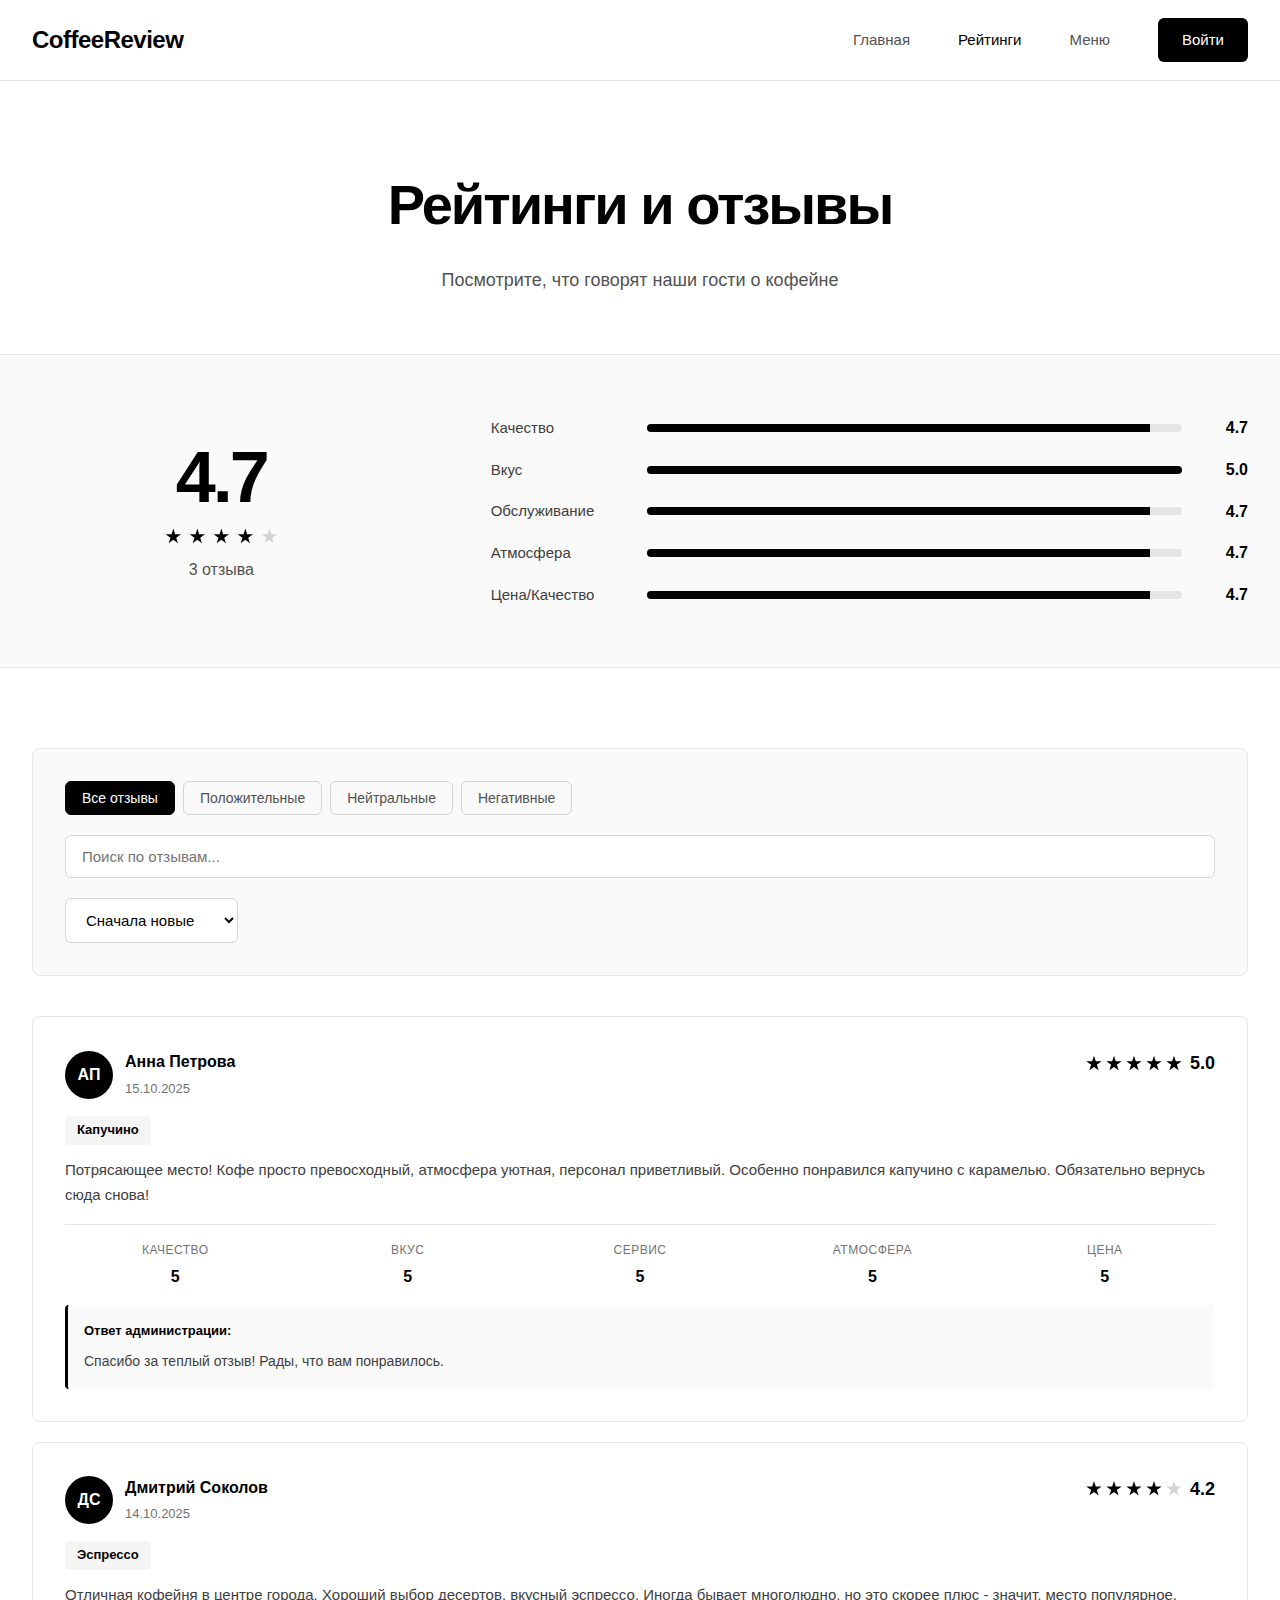
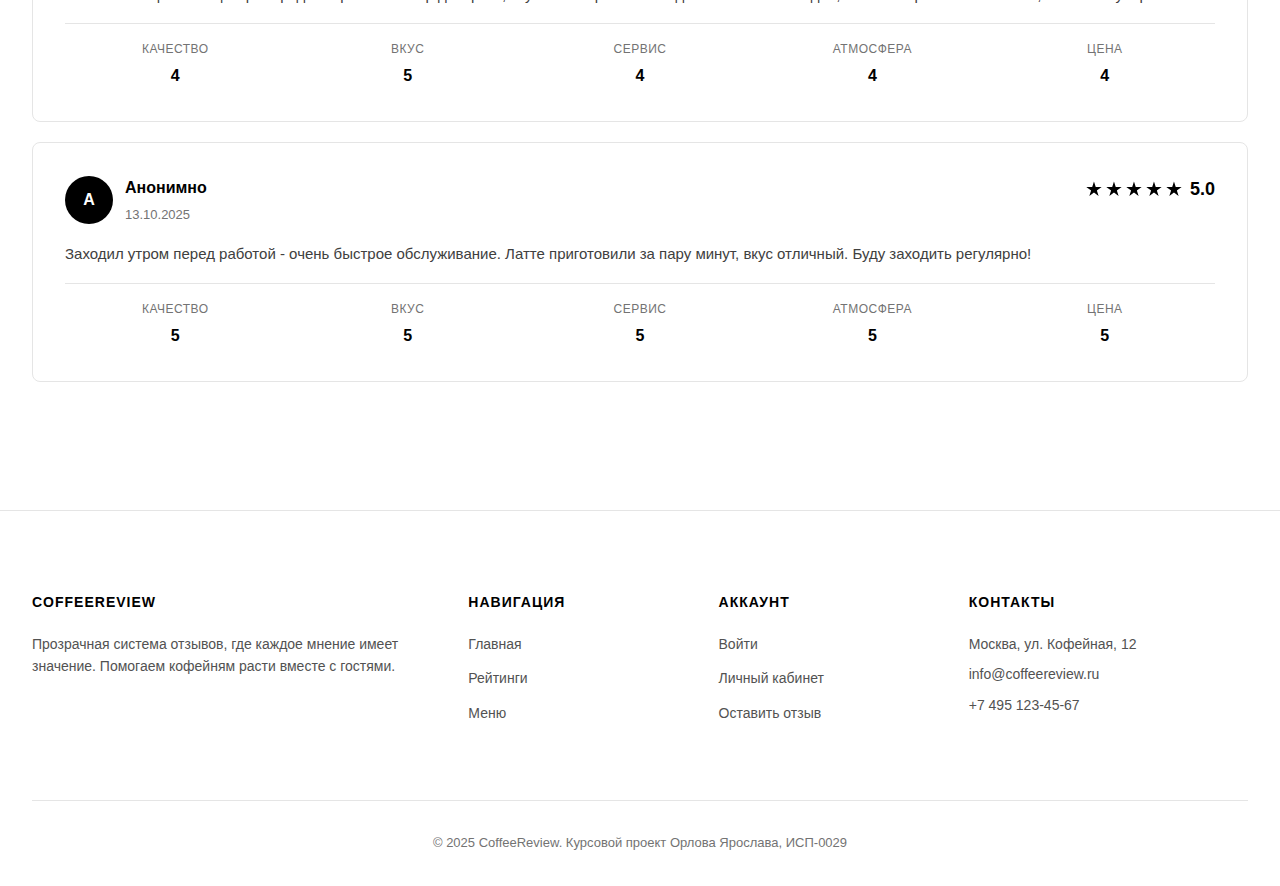
<file: pages/ratings.html>
<!DOCTYPE html>
<html lang="ru">
<head>
    <meta charset="UTF-8">
    <meta name="viewport" content="width=device-width, initial-scale=1.0">
    <title>Рейтинги и отзывы — CoffeeReview</title>
    <link rel="stylesheet" href="../css/styles.css">
</head>
<body>
    <header class="header">
        <div class="container">
            <nav class="nav">
                <a href="../index.html" class="logo">CoffeeReview</a>
                <div class="nav-menu" id="navMenu">
                    <a href="../index.html" class="nav-item">Главная</a>
                    <a href="ratings.html" class="nav-item active">Рейтинги</a>
                    <a href="menu.html" class="nav-item">Меню</a>
                    <a href="auth.html" class="nav-item nav-btn">Войти</a>
                </div>
                <button class="burger" id="burger" aria-label="Меню">
                    <span></span>
                    <span></span>
                </button>
            </nav>
        </div>
    </header>

    <main>
        <section class="ratings-hero">
            <div class="container">
                <h1 class="ratings-hero-title">Рейтинги и отзывы</h1>
                <p class="ratings-hero-text">Посмотрите, что говорят наши гости о кофейне</p>
            </div>
        </section>

        <section class="ratings-overview">
            <div class="container">
                <div class="overview-grid">
                    <div class="overview-main">
                        <div class="overview-rating-big" id="overallRating">4.8</div>
                        <div class="overview-stars" id="overallStars"></div>
                        <div class="overview-count" id="reviewCount">247 отзывов</div>
                    </div>

                    <div class="overview-breakdown">
                        <div class="breakdown-item">
                            <span class="breakdown-label">Качество</span>
                            <div class="breakdown-bar">
                                <div class="breakdown-fill" id="qualityBar"></div>
                            </div>
                            <span class="breakdown-value" id="qualityValue">4.9</span>
                        </div>
                        <div class="breakdown-item">
                            <span class="breakdown-label">Вкус</span>
                            <div class="breakdown-bar">
                                <div class="breakdown-fill" id="tasteBar"></div>
                            </div>
                            <span class="breakdown-value" id="tasteValue">4.8</span>
                        </div>
                        <div class="breakdown-item">
                            <span class="breakdown-label">Обслуживание</span>
                            <div class="breakdown-bar">
                                <div class="breakdown-fill" id="serviceBar"></div>
                            </div>
                            <span class="breakdown-value" id="serviceValue">4.7</span>
                        </div>
                        <div class="breakdown-item">
                            <span class="breakdown-label">Атмосфера</span>
                            <div class="breakdown-bar">
                                <div class="breakdown-fill" id="atmosphereBar"></div>
                            </div>
                            <span class="breakdown-value" id="atmosphereValue">4.8</span>
                        </div>
                        <div class="breakdown-item">
                            <span class="breakdown-label">Цена/Качество</span>
                            <div class="breakdown-bar">
                                <div class="breakdown-fill" id="valueBar"></div>
                            </div>
                            <span class="breakdown-value" id="valueValue">4.6</span>
                        </div>
                    </div>
                </div>
            </div>
        </section>

        <section class="ratings-content">
            <div class="container">
                <div class="ratings-controls">
                    <div class="ratings-filters">
                        <button class="filter-btn active" data-filter="all">Все отзывы</button>
                        <button class="filter-btn" data-filter="positive">Положительные</button>
                        <button class="filter-btn" data-filter="neutral">Нейтральные</button>
                        <button class="filter-btn" data-filter="negative">Негативные</button>
                    </div>

                    <div class="ratings-search">
                        <input type="text" id="searchInput" class="search-input" placeholder="Поиск по отзывам...">
                    </div>

                    <div class="ratings-sort">
                        <select id="sortSelect" class="sort-select">
                            <option value="date-desc">Сначала новые</option>
                            <option value="date-asc">Сначала старые</option>
                            <option value="rating-desc">Высокий рейтинг</option>
                            <option value="rating-asc">Низкий рейтинг</option>
                        </select>
                    </div>
                </div>

                <div class="ratings-list" id="ratingsList"></div>

                <div class="pagination" id="pagination"></div>
            </div>
        </section>
    </main>

    <footer class="footer">
        <div class="container">
            <div class="footer-grid">
                <div class="footer-col">
                    <h4 class="footer-title">CoffeeReview</h4>
                    <p class="footer-text">Прозрачная система отзывов, где каждое мнение имеет значение. Помогаем кофейням расти вместе с гостями.</p>
                </div>
                <div class="footer-col">
                    <h4 class="footer-title">Навигация</h4>
                    <a href="../index.html" class="footer-link">Главная</a>
                    <a href="ratings.html" class="footer-link">Рейтинги</a>
                    <a href="menu.html" class="footer-link">Меню</a>
                </div>
                <div class="footer-col">
                    <h4 class="footer-title">Аккаунт</h4>
                    <a href="auth.html" class="footer-link">Войти</a>
                    <a href="profile.html" class="footer-link">Личный кабинет</a>
                    <a href="review.html" class="footer-link">Оставить отзыв</a>
                </div>
                <div class="footer-col">
                    <h4 class="footer-title">Контакты</h4>
                    <p class="footer-text">Москва, ул. Кофейная, 12</p>
                    <p class="footer-text">info@coffeereview.ru</p>
                    <p class="footer-text">+7 495 123-45-67</p>
                </div>
            </div>
            <div class="footer-bottom">
                <p>&copy; 2025 CoffeeReview. Курсовой проект Орлова Ярослава, ИСП-0029</p>
            </div>
        </div>
    </footer>

    <script src="../js/script.js"></script>
    <script src="../js/ratings.js"></script>
</body>
</html>
</file>
<file: css/styles.css>
* {
    margin: 0;
    padding: 0;
    box-sizing: border-box;
}

:root {
    --black: #000000;
    --white: #FFFFFF;
    --gray-50: #FAFAFA;
    --gray-100: #F5F5F5;
    --gray-200: #E5E5E5;
    --gray-300: #D4D4D4;
    --gray-400: #A3A3A3;
    --gray-500: #737373;
    --gray-600: #525252;
    --gray-700: #404040;
    --gray-800: #262626;
    --gray-900: #171717;
}

html {
    scroll-behavior: smooth;
}

body {
    font-family: -apple-system, BlinkMacSystemFont, 'Segoe UI', 'Roboto', 'Helvetica Neue', Arial, sans-serif;
    font-size: 16px;
    line-height: 1.6;
    color: var(--black);
    background: var(--white);
    -webkit-font-smoothing: antialiased;
    -moz-osx-font-smoothing: grayscale;
}

.container {
    max-width: 1280px;
    margin: 0 auto;
    padding: 0 32px;
}

.header {
    position: fixed;
    top: 0;
    left: 0;
    right: 0;
    background: var(--white);
    border-bottom: 1px solid var(--gray-200);
    z-index: 1000;
}

.nav {
    display: flex;
    align-items: center;
    justify-content: space-between;
    height: 80px;
}

.logo {
    font-size: 24px;
    font-weight: 700;
    color: var(--black);
    text-decoration: none;
    letter-spacing: -0.5px;
}

.nav-menu {
    display: flex;
    align-items: center;
    gap: 48px;
}

.nav-item {
    font-size: 15px;
    font-weight: 500;
    color: var(--gray-600);
    text-decoration: none;
    transition: color 0.2s;
}

.nav-item:hover {
    color: var(--black);
}

.nav-item.active {
    color: var(--black);
}

.nav-btn {
    padding: 10px 24px;
    background: var(--black);
    color: var(--white);
    border-radius: 6px;
}

.nav-btn:hover {
    background: var(--gray-800);
    color: var(--white);
}

.burger {
    display: none;
    flex-direction: column;
    gap: 6px;
    background: none;
    border: none;
    cursor: pointer;
    padding: 8px;
}

.burger span {
    width: 24px;
    height: 2px;
    background: var(--black);
    transition: 0.3s;
}

main {
    margin-top: 80px;
}

.hero {
    padding: 100px 0;
    background: var(--white);
}

.hero-wrapper {
    display: grid;
    grid-template-columns: 1fr 1fr;
    gap: 80px;
    align-items: center;
    position: relative;
    min-height: 500px;
}

.hero-content {
    max-width: 550px;
}

.hero-image {
    display: flex;
    justify-content: center;
    align-items: center;
}

.hero-image img {
    width: 100%;
    max-width: 450px;
    height: auto;
    object-fit: contain;
}

.hero-title {
    font-size: 72px;
    font-weight: 700;
    line-height: 1.1;
    letter-spacing: -2px;
    margin-bottom: 32px;
    color: var(--black);
}

.hero-text {
    font-size: 20px;
    line-height: 1.6;
    color: var(--gray-600);
    margin-bottom: 48px;
    max-width: 560px;
}

.hero-actions {
    display: flex;
    gap: 16px;
    flex-wrap: wrap;
}

.btn {
    display: inline-flex;
    align-items: center;
    justify-content: center;
    padding: 16px 32px;
    font-size: 16px;
    font-weight: 600;
    text-decoration: none;
    border-radius: 8px;
    transition: all 0.2s;
    border: 2px solid transparent;
}

.btn-primary {
    background: var(--black);
    color: var(--white);
    border-color: var(--black);
}

.btn-primary:hover {
    background: var(--gray-800);
    border-color: var(--gray-800);
}

.btn-outline {
    background: transparent;
    color: var(--black);
    border-color: var(--gray-300);
}

.btn-outline:hover {
    border-color: var(--black);
}

.btn-large {
    padding: 20px 40px;
    font-size: 18px;
}

.stats {
    padding: 80px 0;
    background: var(--gray-50);
    border-top: 1px solid var(--gray-200);
    border-bottom: 1px solid var(--gray-200);
}

.stats-grid {
    display: grid;
    grid-template-columns: repeat(4, 1fr);
    gap: 48px;
}

.stat-item {
    text-align: center;
}

.stat-number {
    font-size: 56px;
    font-weight: 700;
    line-height: 1;
    letter-spacing: -2px;
    margin-bottom: 8px;
    color: var(--black);
}

.stat-label {
    font-size: 14px;
    font-weight: 500;
    color: var(--gray-600);
    text-transform: uppercase;
    letter-spacing: 1px;
}

.menu-preview {
    padding: 120px 0;
    background: var(--white);
}

.menu-grid {
    display: grid;
    grid-template-columns: repeat(2, 1fr);
    gap: 1px;
    background: var(--gray-200);
    border: 1px solid var(--gray-200);
    margin-bottom: 48px;
}

.menu-item {
    display: flex;
    justify-content: space-between;
    align-items: center;
    padding: 32px;
    background: var(--white);
    gap: 24px;
}

.menu-info {
    flex: 1;
}

.menu-name {
    font-size: 18px;
    font-weight: 600;
    margin-bottom: 8px;
    color: var(--black);
}

.menu-desc {
    font-size: 14px;
    color: var(--gray-500);
    line-height: 1.5;
}

.menu-price {
    font-size: 20px;
    font-weight: 700;
    color: var(--black);
    white-space: nowrap;
}

.menu-footer {
    text-align: center;
}

.reviews {
    padding: 120px 0;
    background: var(--gray-50);
    border-top: 1px solid var(--gray-200);
}

.section-title {
    font-size: 48px;
    font-weight: 700;
    line-height: 1.2;
    letter-spacing: -1px;
    margin-bottom: 64px;
    text-align: center;
    color: var(--black);
}

.reviews-list {
    display: grid;
    grid-template-columns: repeat(3, 1fr);
    gap: 32px;
}

.review-item {
    padding: 32px;
    background: var(--white);
    border: 1px solid var(--gray-200);
    border-radius: 8px;
    transition: all 0.2s;
}

.review-item:hover {
    border-color: var(--gray-400);
}

.review-meta {
    display: flex;
    justify-content: space-between;
    align-items: center;
    margin-bottom: 16px;
}

.review-author {
    font-size: 15px;
    font-weight: 600;
    color: var(--black);
}

.review-date {
    font-size: 13px;
    color: var(--gray-500);
}

.review-rating {
    display: flex;
    align-items: center;
    gap: 12px;
    margin-bottom: 20px;
}

.stars {
    display: flex;
    gap: 4px;
}

.star {
    width: 16px;
    height: 16px;
    background: var(--gray-300);
    clip-path: polygon(50% 0%, 61% 35%, 98% 35%, 68% 57%, 79% 91%, 50% 70%, 21% 91%, 32% 57%, 2% 35%, 39% 35%);
}

.star.active {
    background: var(--black);
}

.rating-num {
    font-size: 14px;
    font-weight: 600;
    color: var(--black);
}

.review-content {
    font-size: 15px;
    line-height: 1.6;
    color: var(--gray-600);
}

.about-preview {
    padding: 120px 0;
    background: var(--white);
}

.about-grid {
    display: grid;
    grid-template-columns: repeat(2, 1fr);
    gap: 32px;
}

.about-card {
    padding: 48px 40px;
    background: var(--gray-50);
    border: 1px solid var(--gray-200);
    border-radius: 8px;
    transition: all 0.2s;
}

.about-card:hover {
    background: var(--white);
    border-color: var(--gray-400);
}

.about-number {
    font-size: 14px;
    font-weight: 700;
    color: var(--gray-400);
    margin-bottom: 24px;
    letter-spacing: 2px;
}

.about-card-title {
    font-size: 20px;
    font-weight: 700;
    color: var(--black);
    margin-bottom: 16px;
}

.about-card-text {
    font-size: 15px;
    line-height: 1.7;
    color: var(--gray-600);
}

.features {
    padding: 120px 0;
    background: var(--gray-50);
    border-top: 1px solid var(--gray-200);
}

.features-grid {
    display: grid;
    grid-template-columns: repeat(3, 1fr);
    gap: 64px;
}

.feature-item {
    text-align: center;
}

.feature-title {
    font-size: 20px;
    font-weight: 600;
    margin-bottom: 16px;
    color: var(--black);
}

.feature-text {
    font-size: 15px;
    line-height: 1.6;
    color: var(--gray-600);
}

.cta {
    padding: 120px 0;
    background: var(--black);
}

.cta-content {
    text-align: center;
}

.cta-title {
    font-size: 56px;
    font-weight: 700;
    line-height: 1.1;
    letter-spacing: -2px;
    margin-bottom: 24px;
    color: var(--white);
}

.cta-description {
    font-size: 18px;
    color: var(--gray-300);
    margin-bottom: 40px;
}

.cta .btn-large {
    background: var(--white);
    color: var(--black);
    border-color: var(--white);
}

.cta .btn-large:hover {
    background: var(--gray-100);
    border-color: var(--gray-100);
}

.footer {
    padding: 80px 0 32px;
    background: var(--white);
    border-top: 1px solid var(--gray-200);
}

.footer-grid {
    display: grid;
    grid-template-columns: 2fr 1fr 1fr 1.5fr;
    gap: 64px;
    margin-bottom: 64px;
}

.footer-title {
    font-size: 14px;
    font-weight: 600;
    text-transform: uppercase;
    letter-spacing: 1px;
    margin-bottom: 20px;
    color: var(--black);
}

.footer-text {
    font-size: 14px;
    line-height: 1.6;
    color: var(--gray-600);
    margin-bottom: 8px;
}

.footer-link {
    display: block;
    font-size: 14px;
    color: var(--gray-600);
    text-decoration: none;
    margin-bottom: 12px;
    transition: color 0.2s;
}

.footer-link:hover {
    color: var(--black);
}

.footer-bottom {
    padding-top: 32px;
    border-top: 1px solid var(--gray-200);
    text-align: center;
}

.footer-bottom p {
    font-size: 13px;
    color: var(--gray-500);
}

@media (max-width: 1024px) {
    .hero-title {
        font-size: 56px;
    }

    .section-title {
        font-size: 40px;
    }

    .cta-title {
        font-size: 48px;
    }

    .stats-grid {
        grid-template-columns: repeat(2, 1fr);
    }

    .menu-grid {
        grid-template-columns: 1fr;
    }

    .reviews-list {
        grid-template-columns: repeat(2, 1fr);
    }

    .about-grid {
        grid-template-columns: 1fr;
    }

    .features-grid {
        grid-template-columns: repeat(2, 1fr);
    }

    .footer-grid {
        grid-template-columns: repeat(2, 1fr);
    }
}

@media (max-width: 768px) {
    .container {
        padding: 0 24px;
    }

    .nav-menu {
        display: none;
        position: absolute;
        top: 80px;
        left: 0;
        right: 0;
        background: var(--white);
        border-bottom: 1px solid var(--gray-200);
        flex-direction: column;
        align-items: stretch;
        padding: 24px;
        gap: 0;
    }

    .nav-menu.active {
        display: flex;
    }

    .nav-item {
        padding: 16px 0;
        border-bottom: 1px solid var(--gray-200);
    }

    .nav-item:last-child {
        border-bottom: none;
    }

    .nav-btn {
        margin-top: 8px;
        text-align: center;
    }

    .burger {
        display: flex;
    }

    .hero {
        padding: 80px 0;
    }

    .hero-wrapper {
        grid-template-columns: 1fr;
        gap: 48px;
    }

    .hero-wrapper {
        min-height: auto;
    }

    .hero-image {
        order: -1;
    }

    .hero-image img {
        max-width: 380px;
    }

    .hero-title {
        font-size: 40px;
        letter-spacing: -1px;
    }

    .hero-text {
        font-size: 18px;
    }

    .hero-actions {
        flex-direction: column;
    }

    .btn {
        width: 100%;
    }

    .stats {
        padding: 60px 0;
    }

    .stats-grid {
        grid-template-columns: repeat(2, 1fr);
        gap: 32px;
    }

    .stat-number {
        font-size: 48px;
    }

    .menu-preview {
        padding: 80px 0;
    }

    .menu-item {
        padding: 24px;
    }

    .reviews {
        padding: 80px 0;
    }

    .about-preview {
        padding: 80px 0;
    }

    .about-card {
        padding: 32px 28px;
    }

    .section-title {
        font-size: 32px;
        margin-bottom: 48px;
    }

    .reviews-list {
        grid-template-columns: 1fr;
        gap: 24px;
    }

    .menu-item {
        flex-direction: column;
        align-items: flex-start;
        padding: 20px;
    }

    .about-grid {
        grid-template-columns: 1fr;
    }

    .about-card {
        padding: 28px 24px;
    }

    .features {
        padding: 80px 0;
    }

    .features-grid {
        grid-template-columns: 1fr;
        gap: 48px;
    }

    .cta {
        padding: 80px 0;
    }

    .cta-title {
        font-size: 36px;
    }

    .cta-description {
        font-size: 16px;
    }

    .footer {
        padding: 60px 0 24px;
    }

    .footer-grid {
        grid-template-columns: 1fr;
        gap: 40px;
    }
}

@media (max-width: 480px) {
    .hero-image img {
        max-width: 380px;
    }

    .hero-title {
        font-size: 32px;
    }

    .section-title {
        font-size: 28px;
    }

    .cta {
        padding: 80px 0;
    }

    .cta-title {
        font-size: 28px;
    }

    .cta-description {
        font-size: 15px;
    }

    .stat-number {
        font-size: 40px;
    }
}

.auth-section {
    padding: 120px 0;
    background: var(--gray-50);
    min-height: calc(100vh - 80px);
}

.auth-wrapper {
    max-width: 500px;
    margin: 0 auto;
    background: var(--white);
    border: 1px solid var(--gray-200);
    border-radius: 8px;
}

.auth-tabs {
    display: grid;
    grid-template-columns: 1fr 1fr;
    border-bottom: 1px solid var(--gray-200);
}

.auth-tab {
    padding: 20px;
    font-size: 15px;
    font-weight: 600;
    color: var(--gray-500);
    background: none;
    border: none;
    cursor: pointer;
    transition: all 0.2s;
    position: relative;
}

.auth-tab.active {
    color: var(--black);
}

.auth-tab.active::after {
    content: '';
    position: absolute;
    bottom: 0;
    left: 0;
    right: 0;
    height: 2px;
    background: var(--black);
}

.auth-form-container {
    padding: 48px 40px;
}

.auth-form-container.hidden {
    display: none;
}

.auth-title {
    font-size: 32px;
    font-weight: 700;
    margin-bottom: 8px;
    color: var(--black);
    letter-spacing: -1px;
}

.auth-subtitle {
    font-size: 15px;
    color: var(--gray-600);
    margin-bottom: 32px;
}

.auth-form {
    display: flex;
    flex-direction: column;
    gap: 24px;
}

.form-row {
    display: grid;
    grid-template-columns: 1fr 1fr;
    gap: 16px;
}

.form-group {
    display: flex;
    flex-direction: column;
    gap: 8px;
}

.auth-form > .form-row {
    margin: 0;
}

.auth-form > .form-group {
    margin: 0;
}

.auth-form > .form-checkbox {
    margin: 0;
}

.auth-form > .auth-error {
    margin: 0;
}

.auth-form > button {
    margin-top: 4px;
}

.form-label {
    font-size: 14px;
    font-weight: 600;
    color: var(--black);
}

.form-input {
    padding: 12px 16px;
    font-size: 15px;
    color: var(--black);
    background: var(--white);
    border: 1px solid var(--gray-300);
    border-radius: 6px;
    transition: border-color 0.2s;
    font-family: inherit;
}

.form-input:focus {
    outline: none;
    border-color: var(--black);
}

.form-input::placeholder {
    color: var(--gray-400);
}

.form-checkbox {
    display: flex;
    align-items: center;
    gap: 8px;
}

.checkbox-input {
    width: 18px;
    height: 18px;
    cursor: pointer;
    accent-color: var(--black);
}

.checkbox-label {
    font-size: 14px;
    color: var(--gray-600);
    cursor: pointer;
}

.auth-error {
    padding: 12px 16px;
    font-size: 14px;
    color: #DC2626;
    background: #FEE2E2;
    border: 1px solid #FECACA;
    border-radius: 6px;
    display: none;
}

.auth-error.show {
    display: block;
}

.btn-full {
    width: 100%;
}

.auth-footer {
    margin-top: 24px;
    text-align: center;
}

.auth-footer p {
    font-size: 14px;
    color: var(--gray-600);
}

.auth-link {
    background: none;
    border: none;
    color: var(--black);
    font-weight: 600;
    cursor: pointer;
    text-decoration: underline;
    padding: 0;
}

.auth-link:hover {
    opacity: 0.7;
}

@media (max-width: 768px) {
    .auth-section {
        padding: 80px 0;
    }

    .auth-wrapper {
        border: none;
        border-top: 1px solid var(--gray-200);
        border-bottom: 1px solid var(--gray-200);
        border-radius: 0;
    }

    .auth-form-container {
        padding: 32px 24px;
    }

    .auth-title {
        font-size: 28px;
    }

    .form-row {
        grid-template-columns: 1fr;
    }
}

@media (max-width: 480px) {
    .auth-tab {
        padding: 16px;
        font-size: 14px;
    }

    .auth-form-container {
        padding: 24px 20px;
    }

    .auth-title {
        font-size: 24px;
    }
}

.profile-section {
    padding: 120px 0 80px;
    background: var(--white);
    min-height: calc(100vh - 80px);
}

.profile-header {
    display: flex;
    justify-content: space-between;
    align-items: flex-start;
    padding: 40px;
    background: var(--gray-50);
    border: 1px solid var(--gray-200);
    border-radius: 8px;
    margin-bottom: 32px;
}

.profile-info {
    display: flex;
    gap: 24px;
    align-items: center;
}

.profile-avatar {
    width: 80px;
    height: 80px;
    background: var(--black);
    color: var(--white);
    border-radius: 50%;
    display: flex;
    align-items: center;
    justify-content: center;
    font-size: 28px;
    font-weight: 700;
    flex-shrink: 0;
}

.profile-name {
    font-size: 32px;
    font-weight: 700;
    margin-bottom: 4px;
    color: var(--black);
    letter-spacing: -1px;
}

.profile-email {
    font-size: 15px;
    color: var(--gray-600);
    margin-bottom: 4px;
}

.profile-date {
    font-size: 14px;
    color: var(--gray-500);
}

.profile-actions {
    display: flex;
    gap: 12px;
}

.profile-stats {
    display: grid;
    grid-template-columns: repeat(4, 1fr);
    gap: 24px;
    margin-bottom: 48px;
}

.profile-stat {
    padding: 32px;
    background: var(--white);
    border: 1px solid var(--gray-200);
    border-radius: 8px;
    text-align: center;
}

.profile-stat-num {
    font-size: 40px;
    font-weight: 700;
    color: var(--black);
    margin-bottom: 8px;
    letter-spacing: -1px;
}

.profile-stat-label {
    font-size: 14px;
    color: var(--gray-600);
    text-transform: uppercase;
    letter-spacing: 1px;
}

.profile-content {
    background: var(--white);
    border: 1px solid var(--gray-200);
    border-radius: 8px;
}

.profile-tabs {
    display: grid;
    grid-template-columns: repeat(2, 1fr);
    border-bottom: 1px solid var(--gray-200);
}

.profile-tab {
    padding: 20px;
    font-size: 15px;
    font-weight: 600;
    color: var(--gray-500);
    background: none;
    border: none;
    cursor: pointer;
    transition: all 0.2s;
    position: relative;
}

.profile-tab.active {
    color: var(--black);
}

.profile-tab.active::after {
    content: '';
    position: absolute;
    bottom: 0;
    left: 0;
    right: 0;
    height: 2px;
    background: var(--black);
}

.profile-tab-content {
    padding: 40px;
}

.profile-tab-content.hidden {
    display: none;
}

.profile-section-title {
    font-size: 24px;
    font-weight: 700;
    margin-bottom: 24px;
    color: var(--black);
}

.profile-actions-bar {
    display: flex;
    justify-content: space-between;
    align-items: center;
    margin-bottom: 32px;
}

.reviews-filter {
    display: flex;
    gap: 8px;
    margin-bottom: 32px;
    padding-bottom: 24px;
    border-bottom: 1px solid var(--gray-200);
}

.filter-btn {
    padding: 8px 16px;
    font-size: 14px;
    font-weight: 500;
    color: var(--gray-600);
    background: none;
    border: 1px solid var(--gray-300);
    border-radius: 6px;
    cursor: pointer;
    transition: all 0.2s;
}

.filter-btn.active {
    background: var(--black);
    color: var(--white);
    border-color: var(--black);
}

.filter-btn:hover:not(.active) {
    border-color: var(--gray-400);
}

.user-reviews-list {
    display: flex;
    flex-direction: column;
    gap: 16px;
}

.user-review-card {
    padding: 24px;
    background: var(--gray-50);
    border: 1px solid var(--gray-200);
    border-radius: 8px;
}

.user-review-header {
    display: flex;
    justify-content: space-between;
    align-items: center;
    margin-bottom: 16px;
}

.user-review-meta {
    display: flex;
    align-items: center;
    gap: 12px;
}

.user-review-date {
    font-size: 14px;
    color: var(--gray-500);
}

.review-status {
    padding: 4px 12px;
    font-size: 13px;
    font-weight: 600;
    border-radius: 4px;
}

.review-status.approved {
    background: #D1FAE5;
    color: #065F46;
}

.review-status.pending {
    background: #FEF3C7;
    color: #92400E;
}

.review-status.rejected {
    background: #FEE2E2;
    color: #991B1B;
}

.user-review-actions {
    display: flex;
    gap: 8px;
}

.icon-btn {
    padding: 8px 12px;
    font-size: 13px;
    font-weight: 500;
    color: var(--gray-600);
    background: var(--white);
    border: 1px solid var(--gray-300);
    border-radius: 6px;
    cursor: pointer;
    transition: all 0.2s;
}

.icon-btn:hover {
    border-color: var(--black);
    color: var(--black);
}

.user-review-content {
    font-size: 15px;
    line-height: 1.6;
    color: var(--gray-700);
    margin-bottom: 12px;
}

.user-review-rating {
    display: flex;
    align-items: center;
    gap: 8px;
    margin-top: 12px;
}

.settings-form {
    max-width: 600px;
    display: flex;
    flex-direction: column;
    gap: 24px;
}

.settings-divider {
    height: 1px;
    background: var(--gray-200);
    margin: 16px 0;
}

.settings-subtitle {
    font-size: 18px;
    font-weight: 600;
    color: var(--black);
    margin-bottom: -8px;
}

.settings-actions {
    display: flex;
    gap: 12px;
}

.empty-state {
    text-align: center;
    padding: 60px 20px;
}

.empty-state-text {
    font-size: 16px;
    color: var(--gray-500);
    margin-bottom: 24px;
}

@media (max-width: 1024px) {
    .profile-stats {
        grid-template-columns: repeat(2, 1fr);
    }
}

@media (max-width: 768px) {
    .profile-section {
        padding: 80px 0 60px;
    }

    .profile-header {
        flex-direction: column;
        gap: 24px;
        padding: 24px;
    }

    .profile-actions {
        width: 100%;
    }

    .profile-actions .btn {
        flex: 1;
    }

    .profile-stats {
        grid-template-columns: repeat(2, 1fr);
        gap: 16px;
    }

    .profile-stat {
        padding: 20px;
    }

    .profile-stat-num {
        font-size: 32px;
    }

    .profile-tab-content {
        padding: 24px;
    }

    .profile-actions-bar {
        flex-direction: column;
        align-items: flex-start;
        gap: 16px;
    }

    .profile-actions-bar .btn {
        width: 100%;
    }

    .reviews-filter {
        flex-wrap: wrap;
    }

    .settings-actions {
        flex-direction: column;
    }

    .settings-actions .btn {
        width: 100%;
    }
}

@media (max-width: 480px) {
    .profile-section {
        padding: 60px 0 40px;
    }

    .profile-header {
        padding: 20px 16px;
        gap: 20px;
    }

    .profile-info {
        flex-direction: column;
        align-items: flex-start;
        gap: 16px;
        width: 100%;
    }

    .profile-avatar {
        width: 64px;
        height: 64px;
        font-size: 24px;
    }

    .profile-name {
        font-size: 22px;
    }

    .profile-email {
        font-size: 14px;
    }

    .profile-date {
        font-size: 13px;
    }

    .profile-actions {
        flex-direction: column;
        gap: 8px;
    }

    .profile-actions .btn {
        width: 100%;
        justify-content: center;
    }

    .profile-stats {
        grid-template-columns: 1fr;
        gap: 12px;
        padding: 0 16px;
    }

    .profile-stat {
        padding: 16px;
    }

    .profile-stat-num {
        font-size: 28px;
    }

    .profile-stat-label {
        font-size: 13px;
    }

    .profile-content {
        margin-top: 24px;
    }

    .profile-tabs {
        grid-template-columns: 1fr;
    }

    .profile-tab {
        padding: 16px;
        font-size: 14px;
        text-align: left;
        border-bottom: 1px solid var(--gray-200);
    }

    .profile-tab.active::after {
        display: none;
    }

    .profile-tab.active {
        background: var(--gray-50);
    }

    .profile-tab-content {
        padding: 20px 16px;
    }

    .profile-section-title {
        font-size: 18px;
        margin-bottom: 16px;
    }

    .profile-actions-bar {
        gap: 12px;
        margin-bottom: 20px;
    }

    .reviews-filter {
        gap: 6px;
        margin-bottom: 20px;
        padding-bottom: 16px;
    }

    .filter-btn {
        font-size: 13px;
        padding: 8px 12px;
        flex: 1;
        min-width: calc(50% - 3px);
    }

    .settings-form {
        gap: 16px;
    }

    .form-group {
        margin-bottom: 16px;
    }

    .form-label {
        font-size: 14px;
        margin-bottom: 6px;
    }

    .form-input,
    .form-textarea {
        font-size: 15px;
        padding: 12px 14px;
    }

    .settings-actions {
        margin-top: 24px;
        gap: 8px;
    }

    .user-reviews-list {
        gap: 16px;
    }
}

.review-section {
    padding: 120px 0 80px;
    background: var(--gray-50);
    min-height: calc(100vh - 80px);
}

.review-wrapper {
    max-width: 800px;
    margin: 0 auto;
    background: var(--white);
    border: 1px solid var(--gray-200);
    border-radius: 8px;
}

.review-header {
    padding: 40px 40px 32px;
    border-bottom: 1px solid var(--gray-200);
}

.review-title {
    font-size: 36px;
    font-weight: 700;
    margin-bottom: 8px;
    color: var(--black);
    letter-spacing: -1px;
}

.review-subtitle {
    font-size: 16px;
    color: var(--gray-600);
}

.review-form {
    padding: 40px;
}

.form-section {
    margin-bottom: 40px;
    padding-bottom: 40px;
    border-bottom: 1px solid var(--gray-200);
}

.form-section:last-of-type {
    border-bottom: none;
    margin-bottom: 32px;
}

.form-section-title {
    font-size: 20px;
    font-weight: 700;
    margin-bottom: 8px;
    color: var(--black);
}

.form-section-desc {
    font-size: 14px;
    color: var(--gray-600);
    margin-bottom: 24px;
}

.review-type-selector {
    display: grid;
    grid-template-columns: repeat(2, 1fr);
    gap: 16px;
    margin-bottom: 24px;
}

.radio-card {
    position: relative;
    cursor: pointer;
}

.radio-card input[type="radio"] {
    position: absolute;
    opacity: 0;
}

.radio-card-content {
    padding: 20px;
    background: var(--white);
    border: 2px solid var(--gray-300);
    border-radius: 8px;
    transition: all 0.2s;
}

.radio-card input[type="radio"]:checked + .radio-card-content {
    border-color: var(--black);
    background: var(--gray-50);
}

.radio-card:hover .radio-card-content {
    border-color: var(--gray-400);
}

.radio-card-title {
    font-size: 16px;
    font-weight: 600;
    color: var(--black);
    margin-bottom: 4px;
}

.radio-card-desc {
    font-size: 14px;
    color: var(--gray-600);
}

.form-select {
    width: 100%;
    padding: 12px 16px;
    font-size: 15px;
    color: var(--black);
    background: var(--white);
    border: 1px solid var(--gray-300);
    border-radius: 6px;
    cursor: pointer;
    font-family: inherit;
}

.form-select:focus {
    outline: none;
    border-color: var(--black);
}

.rating-groups {
    display: flex;
    flex-direction: column;
    gap: 20px;
}

.rating-group {
    display: flex;
    align-items: center;
    justify-content: space-between;
    padding: 16px;
    background: var(--gray-50);
    border: 1px solid var(--gray-200);
    border-radius: 6px;
}

.rating-label {
    font-size: 15px;
    font-weight: 600;
    color: var(--black);
    min-width: 140px;
}

.rating-stars {
    display: flex;
    gap: 8px;
}

.rating-star {
    width: 32px;
    height: 32px;
    font-size: 24px;
    color: var(--gray-300);
    background: none;
    border: none;
    cursor: pointer;
    transition: all 0.2s;
    padding: 0;
}

.rating-star:hover,
.rating-star.active {
    color: var(--black);
}

.average-rating {
    display: flex;
    align-items: center;
    gap: 12px;
    margin-top: 24px;
    padding: 20px;
    background: var(--black);
    border-radius: 8px;
}

.average-rating-label {
    font-size: 16px;
    font-weight: 600;
    color: var(--white);
}

.average-rating-value {
    font-size: 32px;
    font-weight: 700;
    color: var(--white);
    letter-spacing: -1px;
}

.form-textarea {
    width: 100%;
    padding: 12px 16px;
    font-size: 15px;
    line-height: 1.6;
    color: var(--black);
    background: var(--white);
    border: 1px solid var(--gray-300);
    border-radius: 6px;
    resize: vertical;
    font-family: inherit;
    transition: border-color 0.2s;
}

.form-textarea:focus {
    outline: none;
    border-color: var(--black);
}

.char-counter {
    font-size: 13px;
    color: var(--gray-500);
    text-align: right;
    margin-top: 8px;
}

.review-actions {
    display: flex;
    gap: 12px;
}

@media (max-width: 768px) {
    .review-section {
        padding: 80px 0 60px;
    }

    .review-wrapper {
        border: none;
        border-top: 1px solid var(--gray-200);
        border-bottom: 1px solid var(--gray-200);
        border-radius: 0;
    }

    .review-header {
        padding: 24px;
    }

    .review-title {
        font-size: 28px;
    }

    .review-form {
        padding: 24px;
    }

    .form-section {
        margin-bottom: 32px;
        padding-bottom: 32px;
    }

    .review-type-selector {
        grid-template-columns: 1fr;
    }

    .rating-group {
        flex-direction: column;
        align-items: flex-start;
        gap: 12px;
    }

    .rating-label {
        min-width: auto;
    }

    .review-actions {
        flex-direction: column;
    }

    .review-actions .btn {
        width: 100%;
    }
}

@media (max-width: 480px) {
    .review-title {
        font-size: 24px;
    }

    .rating-stars {
        gap: 4px;
    }

    .rating-star {
        width: 28px;
        height: 28px;
        font-size: 20px;
    }

    .average-rating {
        flex-direction: column;
        align-items: flex-start;
        gap: 8px;
    }

    .average-rating-value {
        font-size: 28px;
    }
}

.ratings-hero {
    padding: 80px 0 60px;
    background: var(--white);
    text-align: center;
}

.ratings-hero-title {
    font-size: 56px;
    font-weight: 700;
    margin-bottom: 16px;
    color: var(--black);
    letter-spacing: -2px;
}

.ratings-hero-text {
    font-size: 18px;
    color: var(--gray-600);
}

.ratings-overview {
    padding: 60px 0;
    background: var(--gray-50);
    border-top: 1px solid var(--gray-200);
    border-bottom: 1px solid var(--gray-200);
}

.overview-grid {
    display: grid;
    grid-template-columns: 1fr 2fr;
    gap: 80px;
    align-items: center;
}

.overview-main {
    text-align: center;
}

.overview-rating-big {
    font-size: 72px;
    font-weight: 700;
    color: var(--black);
    line-height: 1;
    letter-spacing: -3px;
    margin-bottom: 16px;
}

.overview-stars {
    display: flex;
    justify-content: center;
    gap: 8px;
    margin-bottom: 12px;
}

.overview-count {
    font-size: 16px;
    color: var(--gray-600);
}

.overview-breakdown {
    display: flex;
    flex-direction: column;
    gap: 16px;
}

.breakdown-item {
    display: grid;
    grid-template-columns: 140px 1fr 50px;
    gap: 16px;
    align-items: center;
}

.breakdown-label {
    font-size: 15px;
    font-weight: 500;
    color: var(--gray-700);
}

.breakdown-bar {
    height: 8px;
    background: var(--gray-200);
    border-radius: 4px;
    overflow: hidden;
}

.breakdown-fill {
    height: 100%;
    background: var(--black);
    transition: width 0.3s ease;
}

.breakdown-value {
    font-size: 16px;
    font-weight: 700;
    color: var(--black);
    text-align: right;
}

.ratings-content {
    padding: 80px 0;
    background: var(--white);
}

.ratings-controls {
    display: flex;
    flex-direction: column;
    gap: 20px;
    margin-bottom: 40px;
    padding: 32px;
    background: var(--gray-50);
    border: 1px solid var(--gray-200);
    border-radius: 8px;
}

.ratings-filters {
    display: flex;
    gap: 8px;
    flex-wrap: wrap;
}

.ratings-search {
    display: flex;
}

.search-input {
    flex: 1;
    padding: 12px 16px;
    font-size: 15px;
    color: var(--black);
    background: var(--white);
    border: 1px solid var(--gray-300);
    border-radius: 6px;
    font-family: inherit;
}

.search-input:focus {
    outline: none;
    border-color: var(--black);
}

.ratings-sort {
    display: flex;
}

.sort-select {
    padding: 12px 16px;
    font-size: 15px;
    color: var(--black);
    background: var(--white);
    border: 1px solid var(--gray-300);
    border-radius: 6px;
    cursor: pointer;
    font-family: inherit;
}

.sort-select:focus {
    outline: none;
    border-color: var(--black);
}

.ratings-list {
    display: flex;
    flex-direction: column;
    gap: 20px;
}

.rating-card {
    padding: 32px;
    background: var(--white);
    border: 1px solid var(--gray-200);
    border-radius: 8px;
}

.rating-card-header {
    display: flex;
    justify-content: space-between;
    align-items: flex-start;
    margin-bottom: 16px;
}

.rating-author-info {
    display: flex;
    align-items: center;
    gap: 12px;
}

.rating-avatar {
    width: 48px;
    height: 48px;
    background: var(--black);
    color: var(--white);
    border-radius: 50%;
    display: flex;
    align-items: center;
    justify-content: center;
    font-size: 16px;
    font-weight: 700;
    flex-shrink: 0;
}

.rating-author-name {
    font-size: 16px;
    font-weight: 600;
    color: var(--black);
    margin-bottom: 4px;
}

.rating-date {
    font-size: 13px;
    color: var(--gray-500);
}

.rating-score {
    display: flex;
    align-items: center;
    gap: 8px;
}

.rating-score-stars {
    display: flex;
    gap: 4px;
}

.rating-score-num {
    font-size: 18px;
    font-weight: 700;
    color: var(--black);
}

.rating-card-content {
    margin-bottom: 16px;
}

.rating-menu-item {
    display: inline-block;
    padding: 4px 12px;
    font-size: 13px;
    font-weight: 600;
    color: var(--black);
    background: var(--gray-100);
    border-radius: 4px;
    margin-bottom: 12px;
}

.rating-text {
    font-size: 15px;
    line-height: 1.7;
    color: var(--gray-700);
}

.rating-criteria {
    display: grid;
    grid-template-columns: repeat(5, 1fr);
    gap: 12px;
    padding-top: 16px;
    border-top: 1px solid var(--gray-200);
}

.criteria-item {
    text-align: center;
}

.criteria-label {
    font-size: 12px;
    color: var(--gray-500);
    text-transform: uppercase;
    letter-spacing: 0.5px;
    margin-bottom: 4px;
}

.criteria-value {
    font-size: 16px;
    font-weight: 700;
    color: var(--black);
}

.rating-admin-reply {
    margin-top: 16px;
    padding: 16px;
    background: var(--gray-50);
    border-left: 3px solid var(--black);
    border-radius: 4px;
}

.admin-reply-label {
    font-size: 13px;
    font-weight: 700;
    color: var(--black);
    margin-bottom: 8px;
}

.admin-reply-text {
    font-size: 14px;
    color: var(--gray-700);
    line-height: 1.6;
}

.pagination {
    display: flex;
    justify-content: center;
    align-items: center;
    gap: 8px;
    margin-top: 48px;
}

.pagination-btn {
    padding: 10px 16px;
    font-size: 14px;
    font-weight: 600;
    color: var(--gray-700);
    background: var(--white);
    border: 1px solid var(--gray-300);
    border-radius: 6px;
    cursor: pointer;
    transition: all 0.2s;
}

.pagination-btn:hover:not(:disabled) {
    border-color: var(--black);
    color: var(--black);
}

.pagination-btn:disabled {
    opacity: 0.5;
    cursor: not-allowed;
}

.pagination-btn.active {
    background: var(--black);
    color: var(--white);
    border-color: var(--black);
}

@media (max-width: 1024px) {
    .overview-grid {
        grid-template-columns: 1fr;
        gap: 48px;
    }

    .rating-criteria {
        grid-template-columns: repeat(3, 1fr);
    }
}

@media (max-width: 768px) {
    .ratings-hero {
        padding: 60px 0 40px;
    }

    .ratings-hero-title {
        font-size: 40px;
    }

    .ratings-overview {
        padding: 40px 0;
    }

    .overview-rating-big {
        font-size: 56px;
    }

    .breakdown-item {
        grid-template-columns: 100px 1fr 50px;
        gap: 12px;
    }

    .ratings-content {
        padding: 60px 0;
    }

    .ratings-controls {
        padding: 24px;
    }

    .rating-card {
        padding: 24px;
    }

    .rating-card-header {
        flex-direction: column;
        gap: 16px;
    }

    .rating-criteria {
        grid-template-columns: repeat(2, 1fr);
    }
}

@media (max-width: 480px) {
    .ratings-hero-title {
        font-size: 32px;
    }

    .overview-rating-big {
        font-size: 48px;
    }

    .breakdown-item {
        grid-template-columns: 1fr;
        gap: 8px;
    }

    .breakdown-value {
        text-align: left;
    }

    .ratings-filters {
        flex-direction: column;
    }

    .filter-btn {
        width: 100%;
    }

    .rating-criteria {
        grid-template-columns: 1fr;
    }

    .pagination {
        flex-wrap: wrap;
    }
}

.admin-section {
    padding: 120px 0 80px;
    background: var(--gray-50);
    min-height: calc(100vh - 80px);
}

.admin-header {
    margin-bottom: 32px;
}

.admin-title {
    font-size: 40px;
    font-weight: 700;
    margin-bottom: 8px;
    color: var(--black);
    letter-spacing: -1px;
}

.admin-subtitle {
    font-size: 16px;
    color: var(--gray-600);
}

.admin-stats-grid {
    display: grid;
    grid-template-columns: repeat(4, 1fr);
    gap: 24px;
    margin-bottom: 40px;
}

.admin-stat-card {
    padding: 32px;
    background: var(--white);
    border: 1px solid var(--gray-200);
    border-radius: 8px;
    text-align: center;
}

.admin-stat-value {
    font-size: 48px;
    font-weight: 700;
    color: var(--black);
    margin-bottom: 8px;
    letter-spacing: -2px;
}

.admin-stat-label {
    font-size: 14px;
    color: var(--gray-600);
    text-transform: uppercase;
    letter-spacing: 1px;
}

.admin-content {
    background: var(--white);
    border: 1px solid var(--gray-200);
    border-radius: 8px;
}

.admin-tabs {
    display: grid;
    grid-template-columns: repeat(3, 1fr);
    border-bottom: 1px solid var(--gray-200);
}

.admin-tab {
    padding: 20px;
    font-size: 15px;
    font-weight: 600;
    color: var(--gray-500);
    background: none;
    border: none;
    cursor: pointer;
    transition: all 0.2s;
    position: relative;
}

.admin-tab.active {
    color: var(--black);
}

.admin-tab.active::after {
    content: '';
    position: absolute;
    bottom: 0;
    left: 0;
    right: 0;
    height: 2px;
    background: var(--black);
}

.admin-tab-content {
    padding: 40px;
}

.admin-tab-content.hidden {
    display: none;
}

.admin-section-title {
    font-size: 24px;
    font-weight: 700;
    color: var(--black);
    margin-bottom: 24px;
}

.admin-controls {
    display: flex;
    justify-content: space-between;
    align-items: center;
    margin-bottom: 32px;
}

.admin-filter-buttons {
    display: flex;
    gap: 8px;
}

.admin-reviews-list,
.admin-menu-list,
.admin-users-list {
    display: flex;
    flex-direction: column;
    gap: 20px;
}

.menu-hero {
    padding: 80px 0 60px;
    background: var(--white);
    text-align: center;
}

.menu-hero-title {
    font-size: 56px;
    font-weight: 700;
    margin-bottom: 16px;
    color: var(--black);
    letter-spacing: -2px;
}

.menu-hero-text {
    font-size: 18px;
    color: var(--gray-600);
}

.menu-section {
    padding: 80px 0;
    background: var(--white);
}

.menu-filters {
    display: flex;
    justify-content: center;
    gap: 8px;
    margin-bottom: 60px;
    flex-wrap: wrap;
}

.menu-filter-btn {
    padding: 12px 24px;
    font-size: 15px;
    font-weight: 600;
    color: var(--gray-600);
    background: var(--white);
    border: 1px solid var(--gray-300);
    border-radius: 6px;
    cursor: pointer;
    transition: all 0.2s;
    font-family: inherit;
}

.menu-filter-btn.active {
    background: var(--black);
    color: var(--white);
    border-color: var(--black);
}

.menu-filter-btn:hover:not(.active) {
    border-color: var(--gray-400);
}

.menu-items-grid {
    display: grid;
    grid-template-columns: repeat(2, 1fr);
    gap: 40px;
}

.menu-item-card {
    padding: 48px;
    background: var(--white);
    border: 1px solid var(--gray-200);
    border-radius: 8px;
    transition: all 0.2s;
}

.menu-item-card:hover {
    border-color: var(--gray-400);
}

.menu-item-header {
    display: flex;
    justify-content: space-between;
    align-items: flex-start;
    margin-bottom: 16px;
}

.menu-item-name {
    font-size: 28px;
    font-weight: 700;
    color: var(--black);
    margin-bottom: 8px;
    letter-spacing: -1px;
}

.menu-item-category {
    font-size: 14px;
    text-transform: uppercase;
    letter-spacing: 1.5px;
    color: var(--gray-500);
}

.menu-item-price {
    font-size: 32px;
    font-weight: 700;
    color: var(--black);
    letter-spacing: -1px;
}

.menu-item-description {
    font-size: 16px;
    line-height: 1.7;
    color: var(--gray-600);
    margin-bottom: 20px;
}

.menu-item-rating {
    display: flex;
    align-items: center;
    gap: 8px;
    padding-top: 16px;
    border-top: 1px solid var(--gray-200);
}

.menu-item-stars {
    display: flex;
    gap: 4px;
}

.menu-item-rating-text {
    font-size: 14px;
    color: var(--gray-600);
}

@media (max-width: 1024px) {
    .menu-items-grid {
        grid-template-columns: 1fr;
    }
}

@media (max-width: 768px) {
    .menu-hero {
        padding: 60px 0 40px;
    }

    .menu-hero-title {
        font-size: 40px;
    }

    .menu-section {
        padding: 60px 0;
    }

    .menu-filters {
        margin-bottom: 40px;
    }

    .menu-items-grid {
        grid-template-columns: 1fr;
        gap: 24px;
    }

    .menu-item-card {
        padding: 32px;
    }

    .menu-item-name {
        font-size: 24px;
    }

    .menu-item-price {
        font-size: 28px;
    }
}

@media (max-width: 768px) {
    .admin-tabs {
        grid-template-columns: 1fr;
    }

    .admin-tab {
        padding: 16px;
        text-align: left;
        border-bottom: 1px solid var(--gray-200);
    }

    .admin-tab.active::after {
        display: none;
    }

    .admin-tab.active {
        background: var(--gray-50);
    }

    .admin-tab-content {
        padding: 24px 20px;
    }

    .admin-controls {
        flex-direction: column;
        align-items: flex-start;
        gap: 16px;
    }

    .admin-filter-buttons {
        width: 100%;
        flex-wrap: wrap;
    }

    .filter-btn {
        flex: 1;
        min-width: calc(50% - 4px);
        padding: 10px 12px;
        font-size: 13px;
    }

    .admin-section-title {
        font-size: 20px;
    }

    .admin-stats-grid {
        grid-template-columns: repeat(2, 1fr);
        gap: 16px;
    }
}

@media (max-width: 480px) {
    .menu-hero-title {
        font-size: 32px;
    }

    .menu-filters {
        flex-direction: column;
    }

    .menu-filter-btn {
        width: 100%;
    }

    .admin-header {
        padding: 0;
    }

    .admin-title {
        font-size: 24px;
    }

    .admin-stats-grid {
        grid-template-columns: 1fr;
        gap: 12px;
    }

    .admin-stat-card {
        padding: 16px;
    }

    .admin-tab {
        padding: 14px 16px;
        font-size: 14px;
    }

    .admin-tab-content {
        padding: 20px 16px;
    }

    .admin-section-title {
        font-size: 18px;
        margin-bottom: 16px;
    }

    .filter-btn {
        min-width: 100%;
        font-size: 14px;
    }

    .admin-review-card,
    .admin-menu-card,
    .admin-user-card {
        padding: 16px;
    }

    .admin-review-header {
        flex-direction: column;
        gap: 8px;
    }

    .admin-review-actions {
        width: 100%;
    }

    .btn-small {
        flex: 1;
        min-width: calc(50% - 4px);
    }

    .admin-menu-card {
        flex-direction: column;
        gap: 16px;
    }

    .admin-menu-actions {
        width: 100%;
        justify-content: stretch;
    }

    .admin-menu-actions .btn-small {
        flex: 1;
    }

    .admin-user-card {
        flex-direction: column;
        align-items: flex-start;
        gap: 16px;
    }

    .admin-user-info {
        width: 100%;
    }

    .admin-user-avatar {
        width: 48px;
        height: 48px;
        font-size: 18px;
    }
}
</file>
<file: css/admin-styles.css>
.admin-review-card {
    padding: 24px;
    background: var(--gray-50);
    border: 1px solid var(--gray-200);
    border-radius: 8px;
}

.admin-review-header {
    display: flex;
    justify-content: space-between;
    align-items: flex-start;
    margin-bottom: 16px;
    padding-bottom: 16px;
    border-bottom: 1px solid var(--gray-200);
}

.admin-review-author {
    font-size: 16px;
    font-weight: 600;
    color: var(--black);
    margin-bottom: 4px;
}

.admin-review-email {
    font-size: 14px;
    color: var(--gray-600);
    margin-bottom: 4px;
}

.admin-review-date {
    font-size: 13px;
    color: var(--gray-500);
}

.admin-review-content {
    margin-bottom: 16px;
}

.admin-review-text {
    font-size: 15px;
    line-height: 1.6;
    color: var(--gray-700);
    margin-bottom: 12px;
}

.admin-review-ratings {
    display: flex;
    gap: 16px;
    flex-wrap: wrap;
}

.admin-rating-item {
    font-size: 14px;
    color: var(--gray-600);
}

.admin-rating-item strong {
    color: var(--black);
}

.admin-review-actions {
    display: flex;
    gap: 8px;
    flex-wrap: wrap;
}

.btn-small {
    padding: 8px 16px;
    font-size: 14px;
}

.btn-success {
    background: #059669;
    color: var(--white);
    border-color: #059669;
}

.btn-success:hover {
    background: #047857;
    border-color: #047857;
}

.btn-danger {
    background: #DC2626;
    color: var(--white);
    border-color: #DC2626;
}

.btn-danger:hover {
    background: #B91C1C;
    border-color: #B91C1C;
}

.admin-menu-card {
    display: flex;
    justify-content: space-between;
    align-items: center;
    padding: 20px;
    background: var(--white);
    border: 1px solid var(--gray-200);
    border-radius: 8px;
}

.admin-menu-info {
    flex: 1;
}

.admin-menu-name {
    font-size: 18px;
    font-weight: 600;
    color: var(--black);
    margin-bottom: 4px;
}

.admin-menu-desc {
    font-size: 14px;
    color: var(--gray-600);
    margin-bottom: 8px;
}

.admin-menu-meta {
    display: flex;
    gap: 16px;
    font-size: 13px;
    color: var(--gray-500);
}

.admin-menu-actions {
    display: flex;
    gap: 8px;
}

.admin-user-card {
    display: flex;
    justify-content: space-between;
    align-items: center;
    padding: 20px;
    background: var(--white);
    border: 1px solid var(--gray-200);
    border-radius: 8px;
}

.admin-user-info {
    display: flex;
    align-items: center;
    gap: 16px;
}

.admin-user-avatar {
    width: 56px;
    height: 56px;
    background: var(--black);
    color: var(--white);
    border-radius: 50%;
    display: flex;
    align-items: center;
    justify-content: center;
    font-size: 20px;
    font-weight: 700;
    flex-shrink: 0;
}

.admin-user-name {
    font-size: 16px;
    font-weight: 600;
    color: var(--black);
    margin-bottom: 4px;
}

.admin-user-email {
    font-size: 14px;
    color: var(--gray-600);
    margin-bottom: 4px;
}

.admin-user-meta {
    font-size: 13px;
    color: var(--gray-500);
}

.user-status-badge {
    display: inline-block;
    padding: 4px 12px;
    font-size: 12px;
    font-weight: 600;
    border-radius: 4px;
    margin-left: 8px;
}

.user-status-badge.active {
    background: #D1FAE5;
    color: #065F46;
}

.user-status-badge.blocked {
    background: #FEE2E2;
    color: #991B1B;
}

.modal {
    position: fixed;
    top: 0;
    left: 0;
    right: 0;
    bottom: 0;
    z-index: 2000;
    display: flex;
    align-items: center;
    justify-content: center;
}

.modal.hidden {
    display: none;
}

.modal-overlay {
    position: absolute;
    top: 0;
    left: 0;
    right: 0;
    bottom: 0;
    background: rgba(0, 0, 0, 0.5);
}

.modal-content {
    position: relative;
    width: 90%;
    max-width: 500px;
    background: var(--white);
    border-radius: 8px;
    box-shadow: 0 20px 25px -5px rgba(0, 0, 0, 0.1);
}

.modal-large {
    max-width: 600px;
}

.modal-header {
    display: flex;
    justify-content: space-between;
    align-items: center;
    padding: 24px;
    border-bottom: 1px solid var(--gray-200);
}

.modal-title {
    font-size: 20px;
    font-weight: 700;
    color: var(--black);
}

.modal-close {
    width: 32px;
    height: 32px;
    display: flex;
    align-items: center;
    justify-content: center;
    background: none;
    border: none;
    font-size: 24px;
    color: var(--gray-500);
    cursor: pointer;
    border-radius: 4px;
    transition: all 0.2s;
}

.modal-close:hover {
    background: var(--gray-100);
    color: var(--black);
}

.modal-body {
    padding: 24px;
}

.modal-footer {
    display: flex;
    justify-content: flex-end;
    gap: 12px;
    padding: 24px;
    border-top: 1px solid var(--gray-200);
}

@media (max-width: 768px) {
    .admin-menu-card {
        flex-direction: column;
        align-items: flex-start;
        gap: 16px;
    }

    .admin-menu-info {
        width: 100%;
    }

    .admin-menu-actions {
        width: 100%;
    }

    .admin-menu-actions .btn-small {
        flex: 1;
    }

    .admin-menu-meta {
        flex-wrap: wrap;
        gap: 12px;
    }

    .admin-user-card {
        flex-direction: column;
        align-items: flex-start;
        gap: 12px;
    }

    .admin-user-info {
        width: 100%;
    }

    .admin-review-card {
        padding: 20px;
    }

    .admin-review-header {
        flex-direction: column;
        gap: 8px;
        align-items: flex-start;
    }

    .admin-review-actions {
        width: 100%;
    }

    .admin-review-actions .btn-small {
        flex: 1;
    }

    .admin-review-ratings {
        gap: 12px;
    }
}

@media (max-width: 480px) {
    .admin-menu-card {
        padding: 16px;
    }

    .admin-menu-name {
        font-size: 16px;
    }

    .admin-menu-desc {
        font-size: 13px;
    }

    .admin-menu-meta {
        font-size: 12px;
        gap: 8px;
    }

    .admin-menu-actions {
        flex-direction: column;
        gap: 8px;
    }

    .admin-menu-actions .btn-small {
        width: 100%;
    }

    .admin-user-card {
        padding: 16px;
    }

    .admin-user-avatar {
        width: 48px;
        height: 48px;
        font-size: 18px;
    }

    .admin-user-name {
        font-size: 15px;
    }

    .admin-user-email {
        font-size: 13px;
    }

    .admin-review-card {
        padding: 16px;
    }

    .admin-review-author {
        font-size: 15px;
    }

    .admin-review-email {
        font-size: 13px;
    }

    .admin-review-text {
        font-size: 14px;
    }

    .admin-review-actions {
        flex-direction: column;
        gap: 8px;
    }

    .admin-review-actions .btn-small {
        width: 100%;
    }

    .admin-rating-item {
        font-size: 13px;
    }

    .modal-content {
        width: 95%;
        max-width: none;
    }

    .modal-header {
        padding: 20px;
    }

    .modal-title {
        font-size: 18px;
    }

    .modal-body {
        padding: 20px;
    }

    .modal-footer {
        padding: 20px;
        flex-direction: column;
    }

    .modal-footer .btn {
        width: 100%;
    }
}
</file>
